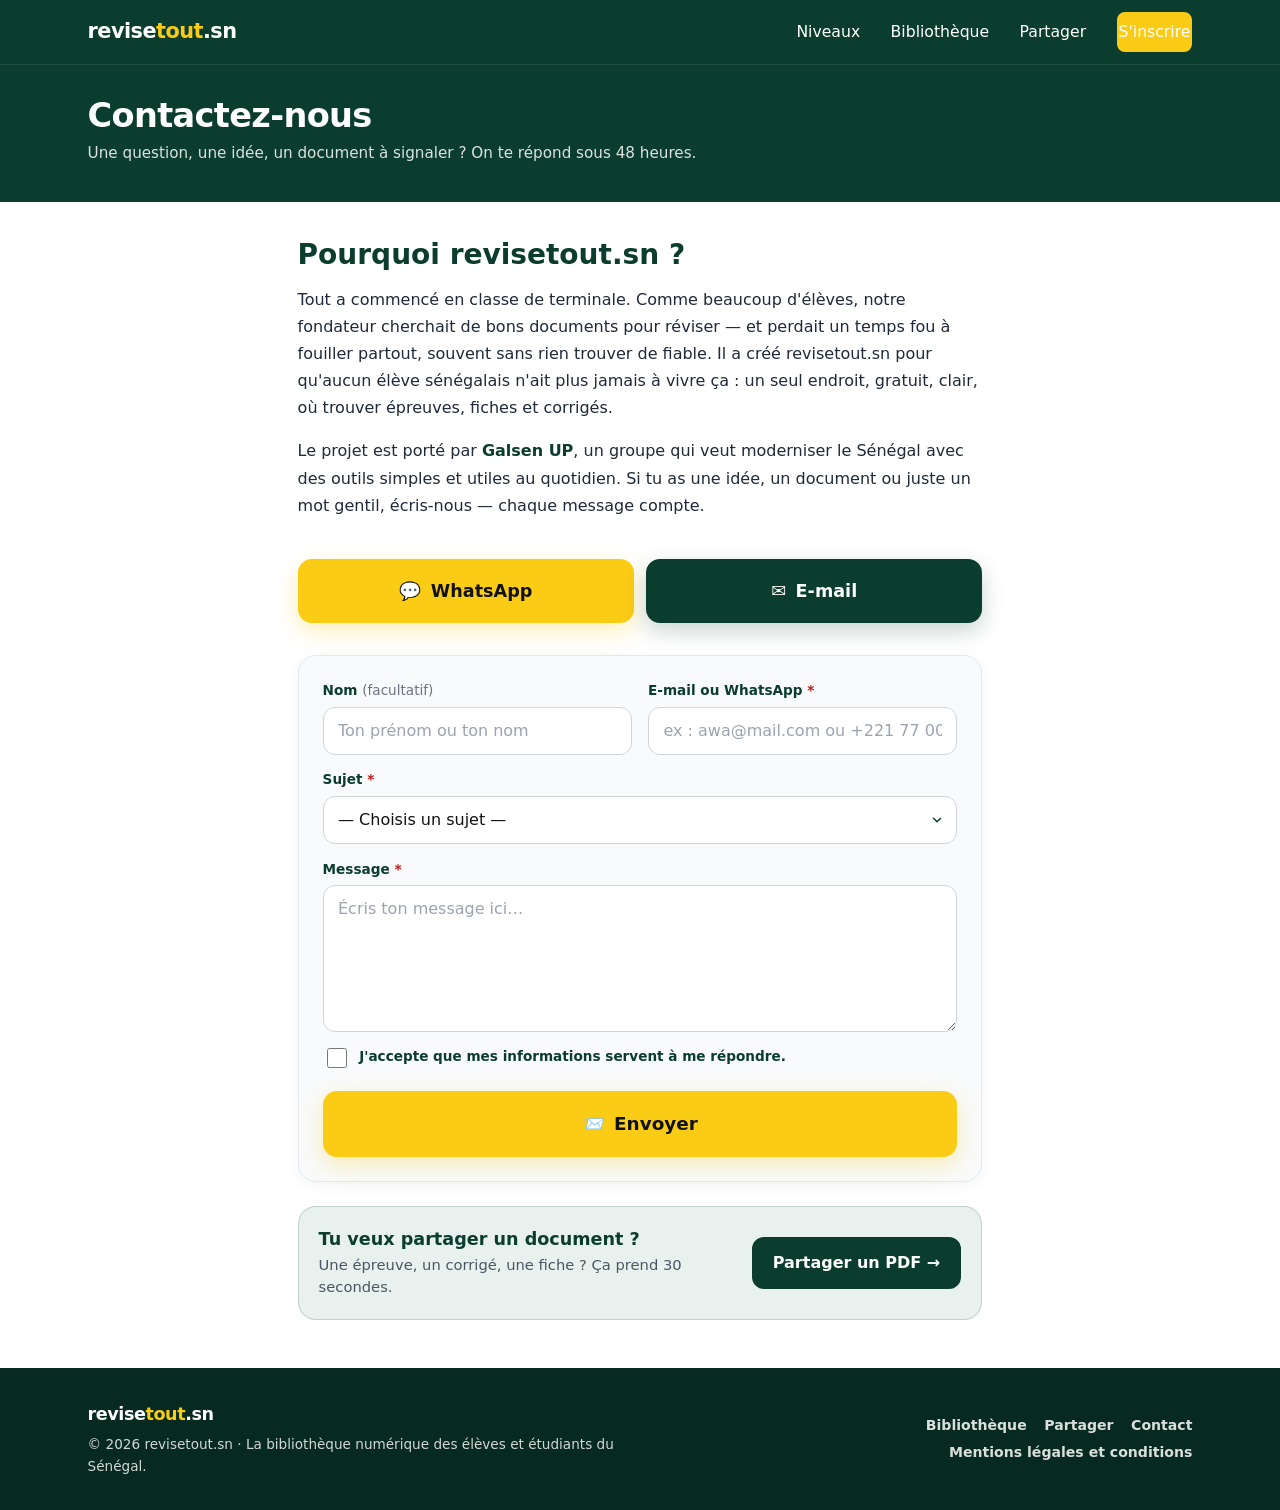
<file: Revisetout.sn/contact.html>
<!DOCTYPE html>
<html lang="fr">
<head>
  <meta charset="UTF-8">
  <meta name="viewport" content="width=device-width, initial-scale=1">
  <title>Contactez-nous – revisetout.sn</title>
  <meta name="description" content="Une question, un signalement, un partenariat ? Contacte revisetout.sn par WhatsApp, e-mail ou via le formulaire. Réponse sous 48 heures.">
  <link rel="stylesheet" href="style.css">
</head>
<body>

  <header class="site-header">
    <div class="container header-inner">
      <a href="index.html" class="logo">revise<span>tout</span>.sn</a>
      <button class="menu-btn" id="menuBtn" aria-label="Ouvrir le menu" aria-expanded="false">☰</button>
      <nav class="nav" id="nav">
        <a href="index.html#niveaux">Niveaux</a>
        <a href="bibliotheque.html">Bibliothèque</a>
        <a href="partager.html">Partager</a>
        <a href="index.html#contact" class="btn btn-yellow btn-small">S'inscrire</a>
      </nav>
    </div>
  </header>

  <main>

    <!-- ============ HERO ============ -->
    <section class="simple-hero">
      <div class="container">
        <h1>Contactez-nous</h1>
        <p class="simple-hero-sub">Une question, une idée, un document à signaler ? On te répond sous 48 heures.</p>
      </div>
    </section>

    <!-- ============ POURQUOI ============ -->
    <section class="contact-intro">
      <div class="container contact-inner">
        <h2>Pourquoi revisetout.sn ?</h2>
        <p>
          Tout a commencé en classe de terminale. Comme beaucoup d'élèves,
          notre fondateur cherchait de bons documents pour réviser — et
          perdait un temps fou à fouiller partout, souvent sans rien trouver
          de fiable. Il a créé revisetout.sn pour qu'aucun élève sénégalais
          n'ait plus jamais à vivre ça : un seul endroit, gratuit, clair,
          où trouver épreuves, fiches et corrigés.
        </p>
        <p>
          Le projet est porté par <strong>Galsen UP</strong>, un groupe qui
          veut moderniser le Sénégal avec des outils simples et utiles au
          quotidien. Si tu as une idée, un document ou juste un mot gentil,
          écris-nous — chaque message compte.
        </p>
      </div>
    </section>

    <!-- ============ BOUTONS DIRECTS ============ -->
    <section class="contact-actions">
      <div class="container contact-actions-inner">
        <a class="contact-btn contact-btn-wa"
           href="https://wa.me/221766589598"
           target="_blank" rel="noopener">
          <span aria-hidden="true">💬</span>
          <span>WhatsApp</span>
        </a>
        <a class="contact-btn contact-btn-mail"
           href="mailto:boubscapital@gmail.com">
          <span aria-hidden="true">✉️</span>
          <span>E-mail</span>
        </a>
      </div>
    </section>

    <!-- ============ FORMULAIRE ============ -->
    <section class="contact-form-section">
      <div class="container contact-form-wrap">

        <!-- ÉCRAN DE SUCCÈS -->
        <div class="contact-success" id="contactSuccess" hidden>
          <div class="contact-success-check" aria-hidden="true">
            <svg viewBox="0 0 24 24" fill="none" stroke="currentColor"
                 stroke-width="3" stroke-linecap="round" stroke-linejoin="round">
              <path d="M4 12.5 10 18 20 6"/>
            </svg>
          </div>
          <h2>Message reçu. Merci !</h2>
          <p>
            On te répond en général <strong>sous 48 heures</strong>. Si c'est
            urgent, WhatsApp reste le plus rapide.
          </p>
          <a href="https://wa.me/221766589598" class="contact-btn contact-btn-wa contact-btn-inline"
             target="_blank" rel="noopener">
            <span aria-hidden="true">💬</span><span>Ouvrir WhatsApp</span>
          </a>
        </div>

        <!-- FORMULAIRE -->
        <form id="contactForm" class="contact-form"
              name="contact" method="POST"
              action="URL_A_REMPLACER"
              data-netlify="true" netlify-honeypot="bot-field" novalidate>
          <!-- ↑ Remplace "URL_A_REMPLACER" par l'adresse de ton service d'envoi
               (Formspree, Netlify Forms, Getform, etc.).
               Si tu utilises Netlify Forms, laisse action="#" — Netlify gère. -->

          <input type="hidden" name="form-name" value="contact">
          <input type="hidden" name="_redirect" value="contact.html?envoye=1">

          <p class="contact-honeypot" aria-hidden="true">
            <label>Ne pas remplir : <input name="bot-field" tabindex="-1" autocomplete="off"></label>
          </p>

          <div class="contact-grid">

            <div class="contact-field">
              <label for="c-nom">Nom <span class="opt">(facultatif)</span></label>
              <input id="c-nom" name="nom" type="text" autocomplete="name"
                     placeholder="Ton prénom ou ton nom">
            </div>

            <div class="contact-field">
              <label for="c-contact">E-mail ou WhatsApp <span class="req">*</span></label>
              <input id="c-contact" name="contact" type="text" required
                     autocomplete="email"
                     placeholder="ex : awa@mail.com ou +221 77 000 00 00">
            </div>

            <div class="contact-field contact-field-full">
              <label for="c-sujet">Sujet <span class="req">*</span></label>
              <select id="c-sujet" name="sujet" required>
                <option value="">— Choisis un sujet —</option>
                <option value="Signaler un document">Signaler un document</option>
                <option value="Partenariat">Partenariat</option>
                <option value="Suggestion">Suggestion</option>
                <option value="Autre">Autre</option>
              </select>
            </div>

            <!-- Champs conditionnels pour signalement -->
            <div class="contact-field contact-field-full" id="signalDocField" hidden>
              <label for="c-doc">Lien ou titre du document concerné</label>
              <input id="c-doc" name="document" type="text"
                     placeholder="ex : Maths BFEM 2023, ou lien de la page">
            </div>

            <div class="contact-field contact-field-full" id="signalRaisonField" hidden>
              <label for="c-raison">Raison du signalement</label>
              <textarea id="c-raison" name="raison" rows="3"
                        placeholder="Explique brièvement ce qui ne va pas."></textarea>
            </div>

            <div class="contact-field contact-field-full">
              <label for="c-message">Message <span class="req">*</span></label>
              <textarea id="c-message" name="message" rows="5" required
                        placeholder="Écris ton message ici…"></textarea>
            </div>

            <div class="contact-field contact-field-full">
              <label class="contact-check">
                <input type="checkbox" name="consentement" value="oui" required>
                <span>J'accepte que mes informations servent à me répondre.</span>
              </label>
            </div>

          </div>

          <button type="submit" class="contact-submit">
            <span aria-hidden="true">📨</span>
            <span>Envoyer</span>
          </button>
        </form>

        <!-- CARTE "Partager un document" -->
        <aside class="contact-share-card">
          <div class="contact-share-text">
            <h3>Tu veux partager un document ?</h3>
            <p>Une épreuve, un corrigé, une fiche ? Ça prend 30 secondes.</p>
          </div>
          <a href="partager.html" class="contact-share-btn">
            Partager un PDF →
          </a>
        </aside>

      </div>
    </section>

  </main>

  <!-- ============ FOOTER ============ -->
  <footer class="site-footer">
    <div class="container footer-inner">
      <div class="footer-brand">
        <a href="index.html" class="logo">revise<span>tout</span>.sn</a>
        <p>© 2026 revisetout.sn · La bibliothèque numérique des élèves et étudiants du Sénégal.</p>
      </div>
      <nav class="footer-links" aria-label="Liens du pied de page">
        <a href="bibliotheque.html">Bibliothèque</a>
        <a href="partager.html">Partager</a>
        <a href="contact.html">Contact</a>
        <a href="mentions-legales.html">Mentions légales et conditions</a>
      </nav>
    </div>
  </footer>

  <script>
    /* ============ Menu burger ============ */
    (function () {
      var btn = document.getElementById('menuBtn');
      var nav = document.getElementById('nav');
      if (!btn || !nav) return;
      btn.addEventListener('click', function () {
        var open = nav.classList.toggle('open');
        btn.setAttribute('aria-expanded', open ? 'true' : 'false');
      });
      nav.querySelectorAll('a').forEach(function (a) {
        a.addEventListener('click', function () {
          nav.classList.remove('open');
          btn.setAttribute('aria-expanded', 'false');
        });
      });
    })();

    /* ============ Page Contact ============ */
    (function () {
      'use strict';

      var form       = document.getElementById('contactForm');
      var successBox = document.getElementById('contactSuccess');
      var sujet      = document.getElementById('c-sujet');
      var docField   = document.getElementById('signalDocField');
      var raisonFld  = document.getElementById('signalRaisonField');

      /* Champs conditionnels pour "Signaler un document" */
      if (sujet) {
        sujet.addEventListener('change', function () {
          var isSignal = sujet.value === 'Signaler un document';
          docField.hidden  = !isSignal;
          raisonFld.hidden = !isSignal;
          if (isSignal) {
            var first = docField.querySelector('input, textarea');
            if (first) first.focus();
          }
        });
      }

      /* Validation simple côté client */
      form.addEventListener('submit', function (e) {
        var required = [
          { el: document.getElementById('c-contact'), msg: "Indique un e-mail ou un WhatsApp." },
          { el: sujet,                                  msg: "Choisis un sujet." },
          { el: document.getElementById('c-message'),   msg: "Écris ton message." }
        ];
        var check = form.querySelector('input[name="consentement"]');

        for (var i = 0; i < required.length; i++) {
          if (!required[i].el.value.trim()) {
            e.preventDefault();
            required[i].el.focus();
            alert(required[i].msg);
            return;
          }
        }
        if (check && !check.checked) {
          e.preventDefault();
          check.focus();
          alert("Merci de cocher la case de consentement.");
        }
        // En local, on simule le succès
        if (location.protocol === 'file:') {
          e.preventDefault();
          showSuccess();
        }
      });

      function showSuccess() {
        if (form) form.hidden = true;
        if (successBox) {
          successBox.hidden = false;
          window.scrollTo({ top: successBox.offsetTop - 40, behavior: 'smooth' });
        }
      }

      /* ?envoye=1 dans l'URL → afficher le message de remerciement */
      try {
        var p = new URLSearchParams(window.location.search);
        if (p.get('envoye') === '1') showSuccess();
      } catch (err) { /* ignore */ }
    })();
  </script>
</body>
</html>
</file>
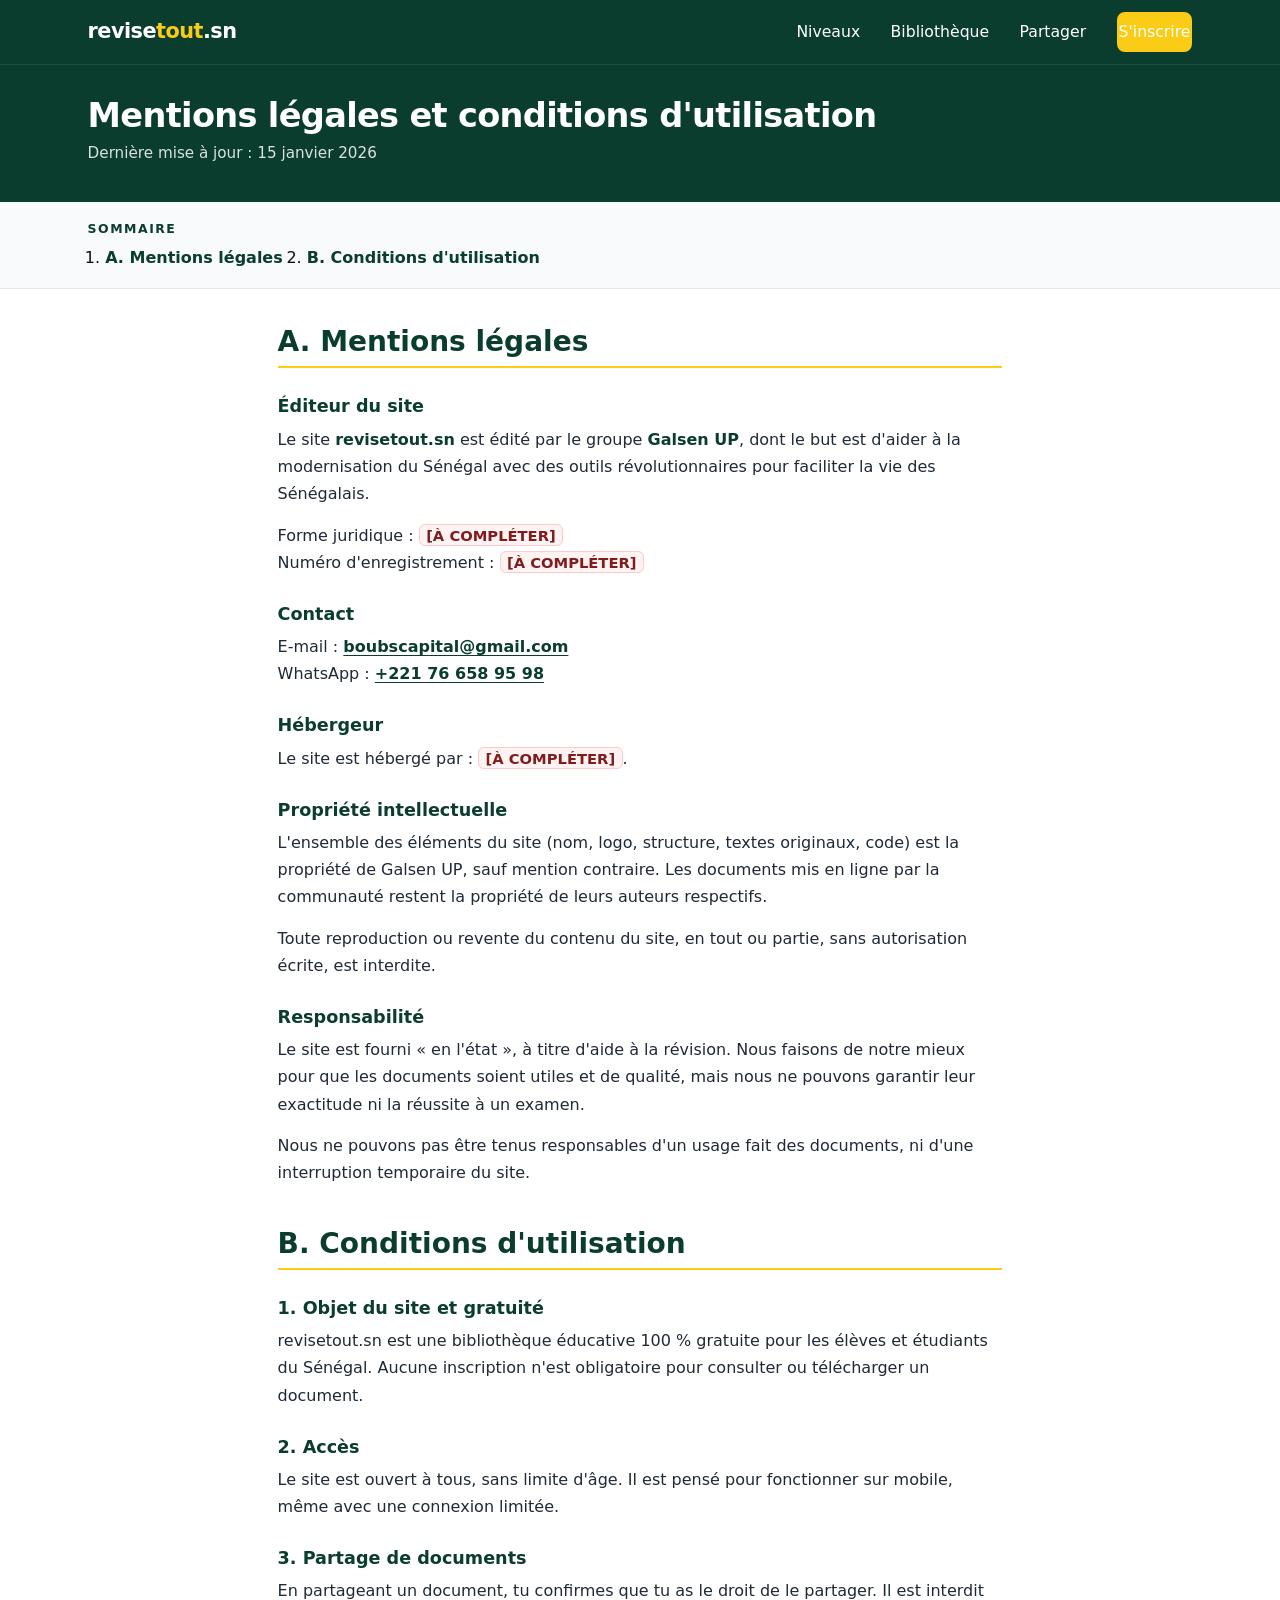
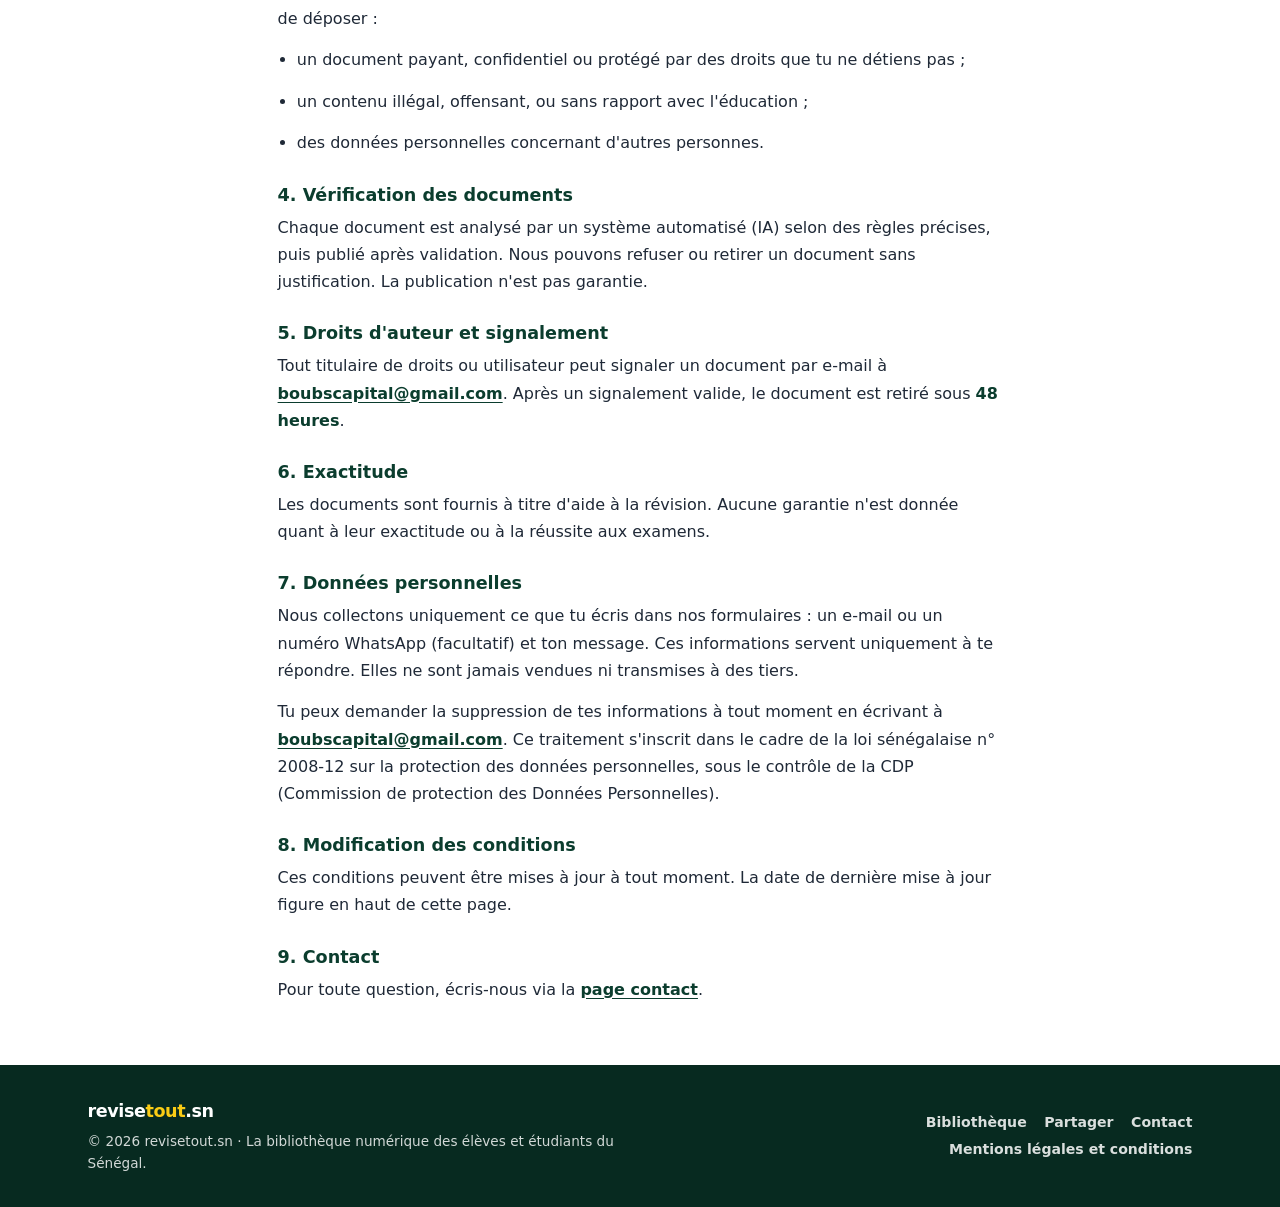
<file: Revisetout.sn/mentions-legales.html>
<!DOCTYPE html>
<html lang="fr">
<head>
  <meta charset="UTF-8">
  <meta name="viewport" content="width=device-width, initial-scale=1">
  <title>Mentions légales et conditions d'utilisation – revisetout.sn</title>
  <meta name="description" content="Mentions légales, conditions d'utilisation et informations sur les données personnelles de revisetout.sn, bibliothèque éducative gratuite pour le Sénégal.">
  <link rel="stylesheet" href="style.css">
</head>
<body>

  <header class="site-header">
    <div class="container header-inner">
      <a href="index.html" class="logo">revise<span>tout</span>.sn</a>
      <button class="menu-btn" id="menuBtn" aria-label="Ouvrir le menu" aria-expanded="false">☰</button>
      <nav class="nav" id="nav">
        <a href="index.html#niveaux">Niveaux</a>
        <a href="bibliotheque.html">Bibliothèque</a>
        <a href="partager.html">Partager</a>
        <a href="index.html#contact" class="btn btn-yellow btn-small">S'inscrire</a>
      </nav>
    </div>
  </header>

  <main>

    <!-- ============ HERO ============ -->
    <section class="simple-hero">
      <div class="container">
        <h1>Mentions légales et conditions d'utilisation</h1>
        <p class="simple-hero-sub">Dernière mise à jour : <time datetime="2026-01-15">15 janvier 2026</time></p>
      </div>
    </section>

    <!-- ============ SOMMAIRE ============ -->
    <nav class="legal-toc" aria-label="Sommaire">
      <div class="container">
        <p class="legal-toc-title">Sommaire</p>
        <ol>
          <li><a href="#mentions">A. Mentions légales</a></li>
          <li><a href="#cgu">B. Conditions d'utilisation</a></li>
        </ol>
      </div>
    </nav>

    <!-- ============ CONTENU ============ -->
    <article class="legal-page">
      <div class="container legal-inner">

        <!-- ================= PARTIE A ================= -->
        <section id="mentions">
          <h2>A. Mentions légales</h2>

          <h3>Éditeur du site</h3>
          <p>
            Le site <strong>revisetout.sn</strong> est édité par le groupe
            <strong>Galsen UP</strong>, dont le but est d'aider à la
            modernisation du Sénégal avec des outils révolutionnaires pour
            faciliter la vie des Sénégalais.
          </p>
          <p>
            Forme juridique : <em>[À COMPLÉTER]</em><br>
            Numéro d'enregistrement : <em>[À COMPLÉTER]</em>
          </p>

          <h3>Contact</h3>
          <p>
            E-mail : <a href="mailto:boubscapital@gmail.com">boubscapital@gmail.com</a><br>
            WhatsApp : <a href="https://wa.me/221766589598" rel="noopener">+221 76 658 95 98</a>
          </p>

          <h3>Hébergeur</h3>
          <p>
            Le site est hébergé par : <em>[À COMPLÉTER]</em>.
          </p>

          <h3>Propriété intellectuelle</h3>
          <p>
            L'ensemble des éléments du site (nom, logo, structure, textes
            originaux, code) est la propriété de Galsen UP, sauf mention
            contraire. Les documents mis en ligne par la communauté restent
            la propriété de leurs auteurs respectifs.
          </p>
          <p>
            Toute reproduction ou revente du contenu du site, en tout ou
            partie, sans autorisation écrite, est interdite.
          </p>

          <h3>Responsabilité</h3>
          <p>
            Le site est fourni « en l'état », à titre d'aide à la révision.
            Nous faisons de notre mieux pour que les documents soient utiles
            et de qualité, mais nous ne pouvons garantir leur exactitude ni
            la réussite à un examen.
          </p>
          <p>
            Nous ne pouvons pas être tenus responsables d'un usage fait des
            documents, ni d'une interruption temporaire du site.
          </p>
        </section>

        <!-- ================= PARTIE B ================= -->
        <section id="cgu">
          <h2>B. Conditions d'utilisation</h2>

          <h3>1. Objet du site et gratuité</h3>
          <p>
            revisetout.sn est une bibliothèque éducative 100 % gratuite pour
            les élèves et étudiants du Sénégal. Aucune inscription n'est
            obligatoire pour consulter ou télécharger un document.
          </p>

          <h3>2. Accès</h3>
          <p>
            Le site est ouvert à tous, sans limite d'âge. Il est pensé pour
            fonctionner sur mobile, même avec une connexion limitée.
          </p>

          <h3>3. Partage de documents</h3>
          <p>
            En partageant un document, tu confirmes que tu as le droit de le
            partager. Il est interdit de déposer :
          </p>
          <ul>
            <li>un document payant, confidentiel ou protégé par des droits que tu ne détiens pas ;</li>
            <li>un contenu illégal, offensant, ou sans rapport avec l'éducation ;</li>
            <li>des données personnelles concernant d'autres personnes.</li>
          </ul>

          <h3>4. Vérification des documents</h3>
          <p>
            Chaque document est analysé par un système automatisé (IA) selon
            des règles précises, puis publié après validation. Nous pouvons
            refuser ou retirer un document sans justification. La publication
            n'est pas garantie.
          </p>

          <h3>5. Droits d'auteur et signalement</h3>
          <p>
            Tout titulaire de droits ou utilisateur peut signaler un document
            par e-mail à <a href="mailto:boubscapital@gmail.com">boubscapital@gmail.com</a>.
            Après un signalement valide, le document est retiré sous
            <strong>48 heures</strong>.
          </p>

          <h3>6. Exactitude</h3>
          <p>
            Les documents sont fournis à titre d'aide à la révision. Aucune
            garantie n'est donnée quant à leur exactitude ou à la réussite
            aux examens.
          </p>

          <h3>7. Données personnelles</h3>
          <p>
            Nous collectons uniquement ce que tu écris dans nos formulaires :
            un e-mail ou un numéro WhatsApp (facultatif) et ton message. Ces
            informations servent uniquement à te répondre. Elles ne sont
            jamais vendues ni transmises à des tiers.
          </p>
          <p>
            Tu peux demander la suppression de tes informations à tout moment
            en écrivant à <a href="mailto:boubscapital@gmail.com">boubscapital@gmail.com</a>.
            Ce traitement s'inscrit dans le cadre de la loi sénégalaise
            n° 2008-12 sur la protection des données personnelles, sous le
            contrôle de la CDP (Commission de protection des Données
            Personnelles).
          </p>

          <h3>8. Modification des conditions</h3>
          <p>
            Ces conditions peuvent être mises à jour à tout moment. La date de
            dernière mise à jour figure en haut de cette page.
          </p>

          <h3>9. Contact</h3>
          <p>
            Pour toute question, écris-nous via la
            <a href="contact.html">page contact</a>.
          </p>
        </section>

      </div>
    </article>

  </main>

  <!-- ============ FOOTER ============ -->
  <footer class="site-footer">
    <div class="container footer-inner">
      <div class="footer-brand">
        <a href="index.html" class="logo">revise<span>tout</span>.sn</a>
        <p>© 2026 revisetout.sn · La bibliothèque numérique des élèves et étudiants du Sénégal.</p>
      </div>
      <nav class="footer-links" aria-label="Liens du pied de page">
        <a href="bibliotheque.html">Bibliothèque</a>
        <a href="partager.html">Partager</a>
        <a href="contact.html">Contact</a>
        <a href="mentions-legales.html">Mentions légales et conditions</a>
      </nav>
    </div>
  </footer>

  <script>
    (function () {
      var btn = document.getElementById('menuBtn');
      var nav = document.getElementById('nav');
      if (!btn || !nav) return;
      btn.addEventListener('click', function () {
        var open = nav.classList.toggle('open');
        btn.setAttribute('aria-expanded', open ? 'true' : 'false');
      });
      nav.querySelectorAll('a').forEach(function (a) {
        a.addEventListener('click', function () {
          nav.classList.remove('open');
          btn.setAttribute('aria-expanded', 'false');
        });
      });
    })();
  </script>
</body>
</html>
</file>
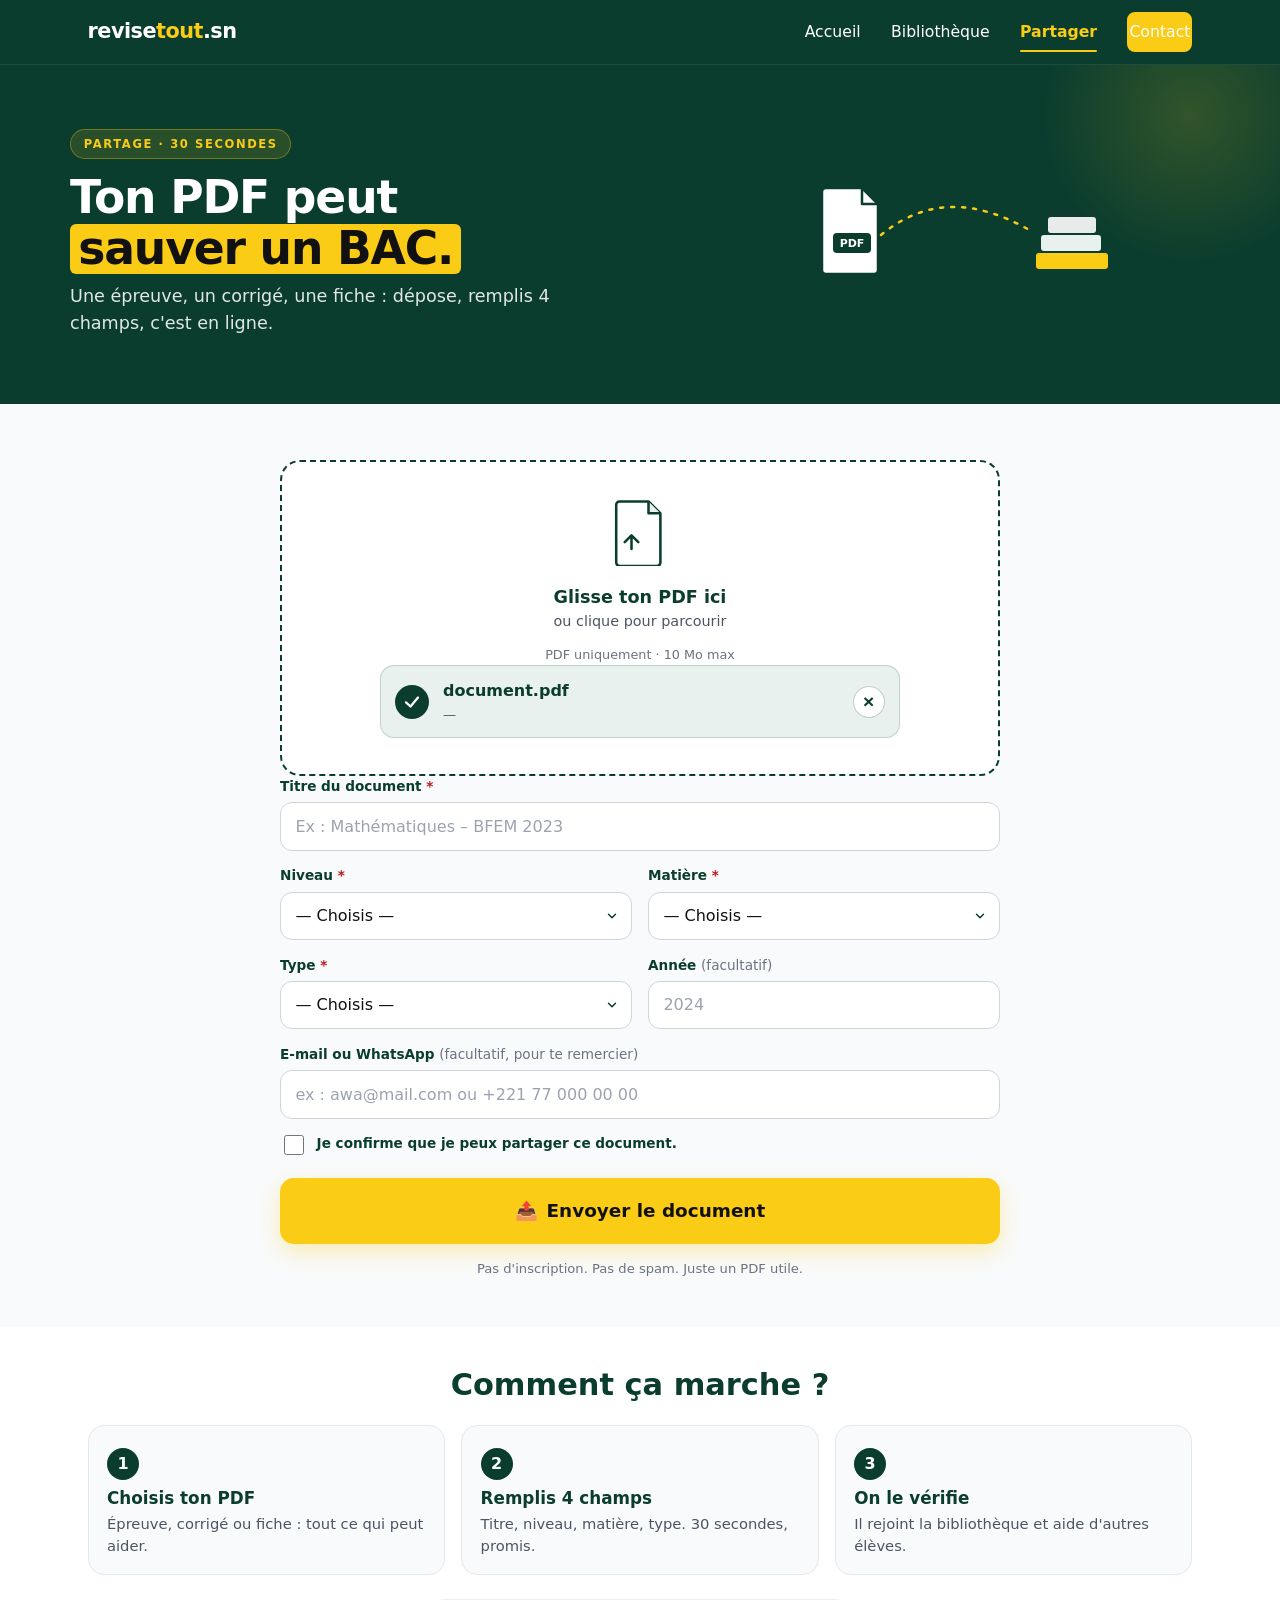
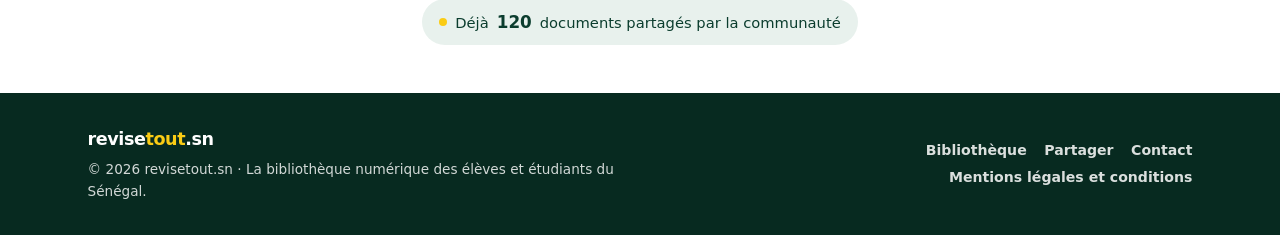
<file: Revisetout.sn/Partager.html>
<!DOCTYPE html>
<html lang="fr">
<head>
  <meta charset="UTF-8">
  <meta name="viewport" content="width=device-width, initial-scale=1">
  <title>Partager un document – revisetout.sn</title>
  <meta name="description" content="Partage ton PDF (épreuve, corrigé, fiche) en moins de 30 secondes et aide les élèves du Sénégal. CFEE, BFEM, BAC et Université.">
  <link rel="stylesheet" href="style.css">
</head>
<body>

  <header class="site-header">
    <div class="container header-inner">
      <a href="index.html" class="logo">revise<span>tout</span>.sn</a>
      <button class="menu-btn" id="menuBtn" aria-label="Ouvrir le menu" aria-expanded="false">☰</button>
      <nav class="nav" id="nav">
        <a href="index.html">Accueil</a>
        <a href="bibliotheque.html">Bibliothèque</a>
        <a href="partager.html" class="active" aria-current="page">Partager</a>
        <a href="contact.html" class="btn btn-yellow btn-small">Contact</a>
      </nav>
    </div>
  </header>

  <main>

    <!-- ============ HERO ============ -->
    <section class="share-hero">
      <div class="container share-hero-inner">

        <div class="share-hero-text">
          <span class="share-hero-tag">Partage · 30 secondes</span>
          <h1>Ton PDF peut<br><span class="mark">sauver un BAC.</span></h1>
          <p>Une épreuve, un corrigé, une fiche : dépose, remplis 4 champs, c'est en ligne.</p>
        </div>

        <!-- Petit décor animé : un PDF qui rejoint la pile de livres -->
        <div class="share-hero-visual" aria-hidden="true">
          <svg class="share-visual-svg" viewBox="0 0 320 120">
            <path class="trail"
                  d="M85 62 Q 150 8 235 58"
                  fill="none" stroke="#FACC15" stroke-width="2.5"
                  stroke-linecap="round" stroke-dasharray="3 8"/>

            <g class="pdf-float">
              <path d="M30 15 h36 l16 16 v66 a4 4 0 0 1 -4 4 H30 a4 4 0 0 1 -4 -4 V19 a4 4 0 0 1 4 -4z"
                    fill="#fff"/>
              <path d="M66 15 v16 h16" fill="none"
                    stroke="#0B3D2E" stroke-width="2.5" stroke-linejoin="round"/>
              <rect x="37" y="60" width="38" height="20" rx="4" fill="#0B3D2E"/>
              <text x="56" y="74" text-anchor="middle"
                    font-family="system-ui,-apple-system,sans-serif"
                    font-size="11" font-weight="800" fill="#fff">PDF</text>
              <path d="M30 15 h36 l16 16 v66 a4 4 0 0 1 -4 4 H30 a4 4 0 0 1 -4 -4 V19 a4 4 0 0 1 4 -4z"
                    fill="none" stroke="#0B3D2E" stroke-width="2.5"/>
            </g>

            <g class="books">
              <rect x="240" y="80" width="72" height="16" rx="3" fill="#FACC15"/>
              <rect x="245" y="62" width="60" height="16" rx="3" fill="#E8F1ED"/>
              <rect x="252" y="44" width="48" height="16" rx="3" fill="#fff" opacity=".9"/>
            </g>
          </svg>
        </div>

      </div>
    </section>

    <!-- ============ ZONE DE DÉPÔT + FORMULAIRE ============ -->
    <section class="share-section" id="partage">
      <div class="container">

        <!-- ---------- ÉCRAN DE SUCCÈS ---------- -->
        <div class="share-success" id="shareSuccess" hidden>
          <div class="confetti-layer" id="confetti" aria-hidden="true"></div>
          <div class="share-success-inner">
            <div class="share-success-check" aria-hidden="true">
              <svg viewBox="0 0 24 24" fill="none" stroke="currentColor"
                   stroke-width="3" stroke-linecap="round" stroke-linejoin="round">
                <path d="M4 12.5 10 18 20 6"/>
              </svg>
            </div>
            <h2>Merci beaucoup !</h2>
            <p>Ton document part en relecture. Dès qu'il est validé, il rejoint la bibliothèque — et il aidera d'autres élèves comme toi.</p>
            <div class="share-success-actions">
              <button type="button" class="btn-share-primary" id="againBtn">
                Partager un autre document
              </button>
              <a href="bibliotheque.html" class="btn-share-ghost">Voir la bibliothèque →</a>
            </div>
          </div>
        </div>

        <!-- ---------- FORMULAIRE ---------- -->
        <form id="shareForm" class="share-form"
              name="partage" method="POST" enctype="multipart/form-data"
              data-netlify="true" netlify-honeypot="bot-field" novalidate>

          <input type="hidden" name="form-name" value="partage">
          <input type="hidden" name="_redirect" value="partager.html?envoye=1">

          <!-- Honeypot anti-spam (caché) -->
          <p class="share-honeypot" aria-hidden="true">
            <label>Ne pas remplir : <input name="bot-field" tabindex="-1" autocomplete="off"></label>
          </p>

          <!-- ---------- 1. DROPZONE ---------- -->
          <label class="dropzone" id="dropzone" for="f-fichier">
            <input id="f-fichier" name="fichier" type="file"
                   accept="application/pdf,.pdf" required class="sr-only">

            <div class="dropzone-inner" id="dropPrompt">
              <span class="dropzone-icon" aria-hidden="true">
                <svg viewBox="0 0 64 80">
                  <path d="M8 4h34l14 14v58a4 4 0 0 1-4 4H8a4 4 0 0 1-4-4V8a4 4 0 0 1 4-4z"
                        fill="#fff" stroke="#0B3D2E" stroke-width="3" stroke-linejoin="round"/>
                  <path d="M42 4v14h14" fill="#E8F1ED"
                        stroke="#0B3D2E" stroke-width="3" stroke-linejoin="round"/>
                  <path d="M22 44v16M14 52l8-8 8 8" fill="none"
                        stroke="#0B3D2E" stroke-width="3"
                        stroke-linecap="round" stroke-linejoin="round"/>
                </svg>
              </span>
              <p class="dropzone-text">
                Glisse ton PDF ici<br>
                <span class="dropzone-alt">ou clique pour parcourir</span>
              </p>
              <p class="dropzone-hint">PDF uniquement · 10 Mo max</p>
            </div>

            <div class="dropzone-preview" id="dropPreview" hidden>
              <span class="drop-check" aria-hidden="true">
                <svg viewBox="0 0 24 24" fill="none" stroke="currentColor"
                     stroke-width="3" stroke-linecap="round" stroke-linejoin="round">
                  <path d="M4 12.5 10 18 20 6"/>
                </svg>
              </span>
              <div class="drop-file">
                <p class="drop-file-name" id="dropFileName">document.pdf</p>
                <p class="drop-file-size" id="dropFileSize">—</p>
              </div>
              <button type="button" class="drop-remove" id="dropRemove"
                      aria-label="Retirer le fichier">×</button>
            </div>
          </label>
          <p class="dropzone-error" id="dropError" role="alert" hidden></p>

          <!-- ---------- 2. CHAMPS ---------- -->
          <div class="share-form-grid">

            <div class="share-field share-field-full">
              <label for="s-titre">Titre du document <span class="req">*</span></label>
              <input id="s-titre" name="titre" type="text" required
                     placeholder="Ex : Mathématiques – BFEM 2023"
                     autocomplete="off">
            </div>

            <div class="share-field">
              <label for="s-niveau">Niveau <span class="req">*</span></label>
              <select id="s-niveau" name="niveau" required>
                <option value="">— Choisis —</option>
                <option>CFEE</option>
                <option>BFEM</option>
                <option>BAC</option>
                <option>Université</option>
              </select>
            </div>

            <div class="share-field">
              <label for="s-matiere">Matière <span class="req">*</span></label>
              <select id="s-matiere" name="matiere" required>
                <option value="">— Choisis —</option>
                <option>Mathématiques</option>
                <option>Français</option>
                <option>Anglais</option>
                <option>SVT</option>
                <option>Physique-Chimie</option>
                <option>Histoire-Géographie</option>
                <option>Philosophie</option>
                <option>Autre</option>
              </select>
            </div>

            <div class="share-field">
              <label for="s-type">Type <span class="req">*</span></label>
              <select id="s-type" name="type" required>
                <option value="">— Choisis —</option>
                <option>Épreuve</option>
                <option>Corrigé</option>
                <option>Fiche de cours</option>
                <option>Exercices</option>
              </select>
            </div>

            <div class="share-field">
              <label for="s-annee">Année <span class="opt">(facultatif)</span></label>
              <input id="s-annee" name="annee" type="number" inputmode="numeric"
                     min="1990" max="2030" placeholder="2024">
            </div>

            <div class="share-field share-field-full">
              <label for="s-contact">
                E-mail ou WhatsApp <span class="opt">(facultatif, pour te remercier)</span>
              </label>
              <input id="s-contact" name="contact" type="text"
                     placeholder="ex : awa@mail.com ou +221 77 000 00 00"
                     autocomplete="off">
            </div>

            <div class="share-field share-field-full">
              <label class="share-check">
                <input type="checkbox" name="confirmation" value="oui" required>
                <span>Je confirme que je peux partager ce document.</span>
              </label>
            </div>

          </div>

          <button type="submit" class="btn-share-submit" id="shareSubmit">
            <span aria-hidden="true">📤</span>
            <span>Envoyer le document</span>
          </button>

          <p class="share-note">Pas d'inscription. Pas de spam. Juste un PDF utile.</p>
        </form>

      </div>
    </section>

    <!-- ============ COMMENT ÇA MARCHE ============ -->
    <section class="share-steps">
      <div class="container">
        <h2 class="steps-title">Comment ça marche ?</h2>
        <div class="steps-grid">
          <div class="step-card">
            <span class="step-num">1</span>
            <h3>Choisis ton PDF</h3>
            <p>Épreuve, corrigé ou fiche : tout ce qui peut aider.</p>
          </div>
          <div class="step-card">
            <span class="step-num">2</span>
            <h3>Remplis 4 champs</h3>
            <p>Titre, niveau, matière, type. 30 secondes, promis.</p>
          </div>
          <div class="step-card">
            <span class="step-num">3</span>
            <h3>On le vérifie</h3>
            <p>Il rejoint la bibliothèque et aide d'autres élèves.</p>
          </div>
        </div>
        <p class="steps-counter">
          <span class="counter-dot" aria-hidden="true"></span>
          Déjà <strong id="shareCount">120</strong> documents partagés par la communauté
        </p>
      </div>
    </section>

  </main>

  <!-- ============ FOOTER ============ -->
  <footer class="site-footer">
    <div class="container footer-inner">
      <div class="footer-brand">
        <a href="index.html" class="logo">revise<span>tout</span>.sn</a>
        <p>© 2026 revisetout.sn · La bibliothèque numérique des élèves et étudiants du Sénégal.</p>
      </div>
      <nav class="footer-links" aria-label="Liens du pied de page">
        <a href="bibliotheque.html">Bibliothèque</a>
        <a href="partager.html">Partager</a>
        <a href="contact.html">Contact</a>
        <a href="mentions-legales.html">Mentions légales et conditions</a>
      </nav>
    </div>
  </footer>

  <script>
  /* ============ Menu burger ============ */
  (function () {
    var btn = document.getElementById('menuBtn');
    var nav = document.getElementById('nav');
    if (!btn || !nav) return;
    btn.addEventListener('click', function () {
      var open = nav.classList.toggle('open');
      btn.setAttribute('aria-expanded', open ? 'true' : 'false');
    });
    nav.querySelectorAll('a').forEach(function (a) {
      a.addEventListener('click', function () {
        nav.classList.remove('open');
        btn.setAttribute('aria-expanded', 'false');
      });
    });
  })();

  /* ============ Page Partager ============ */
  (function () {
    'use strict';

    var MAX_SIZE = 10 * 1024 * 1024;          // 10 Mo
    var form        = document.getElementById('shareForm');
    var fileInput   = document.getElementById('f-fichier');
    var dropzone    = document.getElementById('dropzone');
    var dropPrompt  = document.getElementById('dropPrompt');
    var dropPreview = document.getElementById('dropPreview');
    var dropName    = document.getElementById('dropFileName');
    var dropSize    = document.getElementById('dropFileSize');
    var dropRemove  = document.getElementById('dropRemove');
    var dropError   = document.getElementById('dropError');
    var successBox  = document.getElementById('shareSuccess');
    var againBtn    = document.getElementById('againBtn');

    /* ---------- Utilitaires ---------- */
    function humanSize(bytes) {
      if (bytes < 1024) return bytes + ' o';
      if (bytes < 1024 * 1024) return (bytes / 1024).toFixed(1).replace('.', ',') + ' Ko';
      return (bytes / (1024 * 1024)).toFixed(1).replace('.', ',') + ' Mo';
    }
    function isPdf(file) {
      if (!file) return false;
      if (file.type === 'application/pdf') return true;
      return /\.pdf$/i.test(file.name);
    }
    function showError(msg) {
      dropError.textContent = msg;
      dropError.hidden = false;
    }
    function clearError() {
      dropError.textContent = '';
      dropError.hidden = true;
    }

    /* ---------- Affichage du fichier choisi ---------- */
    function displayFile(file) {
      dropName.textContent = file.name;
      dropSize.textContent = humanSize(file.size) + ' · Prêt à envoyer';
      dropPrompt.hidden = true;
      dropPreview.hidden = false;
      dropzone.classList.add('has-file');
      clearError();
    }

    function resetDropzone() {
      fileInput.value = '';
      dropPreview.hidden = true;
      dropPrompt.hidden = false;
      dropzone.classList.remove('has-file', 'is-dragover');
      clearError();
    }

    /* ---------- Validation du fichier ---------- */
    function handleFile(file) {
      clearError();
      if (!file) return;
      if (!isPdf(file)) {
        showError("Seuls les fichiers PDF sont acceptés.");
        fileInput.value = '';
        resetDropzone();
        return;
      }
      if (file.size > MAX_SIZE) {
        showError("Ce PDF dépasse 10 Mo. Compresse-le ou découpe-le en plusieurs parties.");
        fileInput.value = '';
        resetDropzone();
        return;
      }
      displayFile(file);
    }

    fileInput.addEventListener('change', function () {
      handleFile(fileInput.files && fileInput.files[0]);
    });

    dropRemove.addEventListener('click', function (e) {
      e.preventDefault();
      e.stopPropagation();
      resetDropzone();
    });

    /* ---------- Drag & drop ---------- */
    ['dragenter', 'dragover'].forEach(function (ev) {
      dropzone.addEventListener(ev, function (e) {
        e.preventDefault();
        e.stopPropagation();
        dropzone.classList.add('is-dragover');
        if (!dropPreview.hidden) return;
        var t = dropzone.querySelector('.dropzone-text');
        if (t) t.innerHTML = "Lâche ton PDF ici !";
      });
    });

    ['dragleave', 'dragend', 'drop'].forEach(function (ev) {
      dropzone.addEventListener(ev, function (e) {
        e.preventDefault();
        e.stopPropagation();
        dropzone.classList.remove('is-dragover');
        var t = dropzone.querySelector('.dropzone-text');
        if (t && !dropzone.classList.contains('has-file')) {
          t.innerHTML = "Glisse ton PDF ici<br><span class=\"dropzone-alt\">ou clique pour parcourir</span>";
        }
      });
    });

    dropzone.addEventListener('drop', function (e) {
      var dt = e.dataTransfer;
      if (!dt || !dt.files || !dt.files.length) return;
      try {
        var list = new DataTransfer();
        list.items.add(dt.files[0]);
        fileInput.files = list.files;
      } catch (err) { /* anciens navigateurs */ }
      handleFile(dt.files[0]);
    });

    /* ---------- Validation du formulaire ---------- */
    function validateForm() {
      clearError();
      if (!fileInput.files || !fileInput.files.length) {
        showError("Ajoute d'abord ton PDF dans la zone ci-dessus.");
        dropzone.scrollIntoView({ behavior: 'smooth', block: 'center' });
        return false;
      }
      var required = [
        { el: document.getElementById('s-titre'),   msg: "Indique le titre du document." },
        { el: document.getElementById('s-niveau'),  msg: "Choisis un niveau." },
        { el: document.getElementById('s-matiere'), msg: "Choisis une matière." },
        { el: document.getElementById('s-type'),    msg: "Choisis un type." }
      ];
      for (var i = 0; i < required.length; i++) {
        var f = required[i];
        if (!f.el.value.trim()) {
          showError(f.msg);
          f.el.focus();
          return false;
        }
      }
      var check = form.querySelector('input[name="confirmation"]');
      if (check && !check.checked) {
        showError("Merci de cocher la case de confirmation.");
        check.focus();
        return false;
      }
      return true;
    }

    form.addEventListener('submit', function (e) {
      if (!validateForm()) {
        e.preventDefault();
        return;
      }
      // Test local : on simule le succès
      if (location.protocol === 'file:') {
        e.preventDefault();
        showSuccess();
      }
      // Sinon : Netlify traite le POST et redirige vers ?envoye=1
    });

    /* ---------- Succès + confettis ---------- */
    function launchConfetti() {
      var layer = document.getElementById('confetti');
      if (!layer) return;
      layer.innerHTML = '';
      var colors = ['#FACC15', '#0B3D2E', '#E8F1ED', '#ffe14d', '#0f5540'];
      var prefersReduced = window.matchMedia &&
                           window.matchMedia('(prefers-reduced-motion: reduce)').matches;
      if (prefersReduced) return;

      for (var i = 0; i < 42; i++) {
        var el = document.createElement('span');
        el.className = 'confetti-piece';
        el.style.left = (Math.random() * 100) + '%';
        el.style.backgroundColor = colors[i % colors.length];
        el.style.animationDelay = (Math.random() * 0.7) + 's';
        el.style.animationDuration = (1.9 + Math.random() * 1.7) + 's';
        el.style.width = (6 + Math.random() * 6) + 'px';
        el.style.height = (10 + Math.random() * 8) + 'px';
        el.style.setProperty('--rot', (Math.random() * 720 - 360) + 'deg');
        layer.appendChild(el);
      }
      setTimeout(function () { layer.innerHTML = ''; }, 4200);
    }

    function showSuccess() {
      if (form) form.hidden = true;
      successBox.hidden = false;
      window.scrollTo({ top: successBox.offsetTop - 40, behavior: 'smooth' });
      launchConfetti();
    }

    function showForm() {
      successBox.hidden = true;
      form.hidden = false;
      resetDropzone();
      form.reset();
      var first = document.getElementById('s-titre');
      if (first) first.focus();
    }

    if (againBtn) againBtn.addEventListener('click', showForm);

    /* ---------- Lecture de ?envoye=1 ---------- */
    try {
      var params = new URLSearchParams(window.location.search);
      if (params.get('envoye') === '1') {
        showSuccess();
      }
    } catch (err) { /* ignore */ }

    /* ---------- Compteur ---------- */
    var counter = document.getElementById('shareCount');
    if (counter) {
      var base = 120;                      // ← change cette valeur quand tu veux
      counter.textContent = base.toLocaleString('fr-FR');
    }

  })();
  </script>
</body>
</html>
</file>
<file: Revisetout.sn/style.css>
/* =========================================================
   REVISETOUT.SN — FEUILLE DE STYLE COMPLÈTE
   Palette : vert #0B3D2E · blanc · jaune #FACC15 · texte noir
   Mobile-first · CSS pur · zéro dépendance externe
   Sommaire :
     1.  Base / Reset
     2.  Utilitaires
     3.  Header (partagé)
     4.  Boutons génériques
     5.  Footer (2 variantes compatibles)
     6.  Accueil — hero, sections, cartes, ressources, CTA
     7.  Bibliothèque — hero, filtres, cartes PDF
     8.  Partager — hero, dropzone, formulaire, succès, étapes
     9.  Contact — intro, boutons, formulaire, succès
     10. Mentions légales
     11. Responsive global + mouvement réduit
   ========================================================= */


/* =========================================================
   1. BASE / RESET
   ========================================================= */
*, *::before, *::after { box-sizing: border-box; }

html {
  -webkit-text-size-adjust: 100%;
  scroll-behavior: smooth;
}

body {
  margin: 0;
  font-family: system-ui, -apple-system, "Segoe UI", Roboto,
               "Helvetica Neue", Arial, sans-serif;
  font-size: 16px;
  line-height: 1.6;
  color: #111;
  background: #fff;
}

img { max-width: 100%; height: auto; display: block; }
a { color: inherit; }
h1, h2, h3 { line-height: 1.2; }
time { font-style: normal; }


/* =========================================================
   2. UTILITAIRES
   ========================================================= */
.container {
  width: 100%;
  max-width: 1140px;
  margin: 0 auto;
  padding: 0 1.1rem;
}

.sr-only {
  position: absolute;
  width: 1px; height: 1px;
  padding: 0; margin: -1px;
  overflow: hidden;
  clip: rect(0 0 0 0);
  white-space: nowrap;
  border: 0;
}

.req { color: #b91c1c; }
.opt { font-weight: 500; color: #6b7280; }

/* Étiquette jaune (utilisée sur les cartes de niveau et les success) */
.mark {
  display: inline-block;
  padding: 0 .18em;
  background: #FACC15;
  color: #111;
  border-radius: 6px;
}


/* =========================================================
   3. HEADER (partagé)
   ========================================================= */
.site-header {
  position: sticky;
  top: 0;
  z-index: 50;
  background: #0B3D2E;
  color: #fff;
  border-bottom: 1px solid rgba(255, 255, 255, .08);
}

.header-inner {
  display: flex;
  align-items: center;
  justify-content: space-between;
  gap: 1.25rem;
  min-height: 64px;
}

.logo {
  display: inline-flex;
  align-items: baseline;
  font-size: 1.3rem;
  font-weight: 800;
  letter-spacing: -.025em;
  color: #fff;
  text-decoration: none;
}
.logo span { color: #FACC15; }

/* Burger mobile */
.menu-btn {
  display: inline-flex;
  align-items: center;
  justify-content: center;
  width: 42px;
  height: 42px;
  font-size: 1.35rem;
  color: #fff;
  background: rgba(255, 255, 255, .06);
  border: 1px solid rgba(255, 255, 255, .18);
  border-radius: 10px;
  cursor: pointer;
  transition: background-color .15s ease;
}
.menu-btn:hover { background: rgba(255, 255, 255, .13); }
.menu-btn:focus-visible { outline: 3px solid #FACC15; outline-offset: 2px; }

/* Nav mobile : panneau déroulant */
.nav {
  position: absolute;
  top: 100%;
  left: 0;
  right: 0;
  display: none;
  flex-direction: column;
  gap: .25rem;
  padding: .75rem 1.1rem 1.25rem;
  background: #0B3D2E;
  border-top: 1px solid rgba(255, 255, 255, .15);
  box-shadow: 0 12px 24px rgba(0, 0, 0, .25);
}
.nav.open { display: flex; }

.nav a {
  padding: .7rem .25rem;
  color: #fff;
  font-weight: 600;
  text-decoration: none;
  border-radius: 8px;
  transition: color .15s ease;
}
.nav a:hover { color: #FACC15; }
.nav a:focus-visible { outline: 3px solid #FACC15; outline-offset: 2px; }


/* =========================================================
   4. BOUTONS GÉNÉRIQUES
   ========================================================= */
.btn {
  display: inline-flex;
  align-items: center;
  justify-content: center;
  gap: .4rem;
  min-height: 48px;
  padding: .65rem 1.15rem;
  font: inherit;
  font-weight: 700;
  text-decoration: none;
  border: 2px solid transparent;
  border-radius: 12px;
  cursor: pointer;
  transition: background-color .15s ease, color .15s ease, transform .15s ease;
}
.btn-yellow {
  background: #FACC15;
  border-color: #FACC15;
  color: #111;
}
.btn-yellow:hover { background: #ffe14d; border-color: #ffe14d; }
.btn-small { min-height: 40px; padding: .45rem .9rem; font-size: .9rem; }

.btn:focus-visible { outline: 3px solid #0B3D2E; outline-offset: 3px; }
.site-header .btn:focus-visible { outline-color: #fff; }


/* =========================================================
   5. FOOTER (les 2 variantes cohabitent)
   ========================================================= */
.site-footer {
  padding: 2rem 0;
  background: #072a20;
  color: rgba(255, 255, 255, .82);
}

.footer-inner {
  display: flex;
  flex-direction: column;
  align-items: center;
  gap: .7rem;
  text-align: center;
}
.footer-inner p { margin: 0; font-size: .85rem; }
.site-footer .logo { font-size: 1.1rem; }

/* Variante v2 (brand + 4 liens) */
.footer-brand {
  display: flex;
  flex-direction: column;
  gap: .35rem;
}
.footer-brand p { margin: 0; }

.footer-links {
  display: flex;
  flex-wrap: wrap;
  justify-content: center;
  gap: .3rem 1.1rem;
}
.footer-links a {
  color: rgba(255, 255, 255, .85);
  font-size: .88rem;
  font-weight: 600;
  text-decoration: none;
  border-radius: 6px;
  transition: color .15s ease;
}
.footer-links a:hover { color: #FACC15; }
.footer-links a:focus-visible { outline: 3px solid #FACC15; outline-offset: 2px; }


/* =========================================================
   6. ACCUEIL (index.html)
   ========================================================= */

/* ---------- 6.1 Hero ---------- */
.hero {
  background: #0B3D2E;
  color: #fff;
  overflow: hidden;
}

.hero-inner {
  display: grid;
  grid-template-columns: 1fr;
  gap: 1.25rem;
  padding-top: 1.5rem;
  padding-bottom: 0;
  text-align: center;
}

.hero-title {
  margin: 0 0 .55rem;
  font-size: clamp(1.9rem, 6vw, 3.25rem);
  line-height: 1.08;
  letter-spacing: -.02em;
  color: #fff;
}

.hero-text {
  margin: 0 0 1.1rem;
  font-size: clamp(1rem, 3.2vw, 1.15rem);
  line-height: 1.45;
  color: rgba(255, 255, 255, .9);
}

/* Bouton principal */
.btn-hero {
  display: inline-flex;
  align-items: center;
  justify-content: center;
  gap: .6rem;
  min-height: 56px;
  padding: .95rem 1.9rem;
  background: #FACC15;
  color: #111;
  font-size: 1.2rem;
  font-weight: 800;
  line-height: 1.2;
  text-decoration: none;
  border-radius: 14px;
  transition: transform .15s ease, background-color .15s ease;
  animation: heroPulse 2.6s ease-in-out infinite;
  will-change: box-shadow;
}
.btn-hero:hover,
.btn-hero:focus-visible { background: #ffe14d; transform: translateY(-2px); }
.btn-hero:active { transform: translateY(0); }
.btn-hero:focus-visible { outline: 3px solid #fff; outline-offset: 3px; }

@keyframes heroPulse {
  0%, 100% { box-shadow: 0 0 0 0 rgba(250, 204, 21, .55); }
  50%      { box-shadow: 0 0 0 14px rgba(250, 204, 21, 0); }
}

/* Recherche secondaire */
.hero-search {
  display: flex;
  flex-wrap: wrap;
  gap: .5rem;
  max-width: 520px;
  margin: .9rem auto 0;
}
.hero-search input {
  flex: 1 1 190px;
  min-width: 0;
  min-height: 48px;
  padding: .7rem .9rem;
  font: inherit;
  font-size: 1rem;
  color: #111;
  background: #fff;
  border: 2px solid transparent;
  border-radius: 12px;
  -webkit-appearance: none;
  appearance: none;
}
.hero-search input::placeholder { color: #6b7280; }
.hero-search input:focus-visible { outline: 3px solid #FACC15; outline-offset: 2px; }

.hero-search-btn {
  min-height: 48px;
  padding: .7rem 1.1rem;
  font: inherit;
  font-weight: 700;
  color: #0B3D2E;
  background: #fff;
  border: 2px solid #fff;
  border-radius: 12px;
  cursor: pointer;
  transition: background-color .15s ease, color .15s ease, border-color .15s ease;
}
.hero-search-btn:hover { background: #FACC15; border-color: #FACC15; color: #111; }
.hero-search-btn:focus-visible { outline: 3px solid #FACC15; outline-offset: 2px; }

/* Badges */
.hero-badges {
  display: flex;
  flex-wrap: wrap;
  justify-content: center;
  gap: .4rem;
  margin: .9rem 0 0;
  padding: 0;
  list-style: none;
}
.hero-badges li {
  padding: .28rem .6rem;
  font-size: .78rem;
  font-weight: 600;
  line-height: 1.3;
  color: #0B3D2E;
  background: rgba(255, 255, 255, .92);
  border-radius: 999px;
}

/* Image */
.hero-media {
  display: flex;
  justify-content: center;
  align-items: flex-end;
}
.hero-media img {
  width: auto;
  height: auto;
  max-width: 100%;
  max-height: 260px;
  object-fit: contain;
  object-position: bottom center;
}

/* ---------- 6.2 Sections génériques ---------- */
.section { padding: 3rem 0; }
.section-grey { background: #f5f7f6; }

.section h2 {
  margin: 0 0 .4rem;
  font-size: clamp(1.5rem, 4vw, 2rem);
  color: #0B3D2E;
}
.section-sub {
  margin: 0 0 1.75rem;
  color: #4b5563;
}

/* ---------- 6.3 Cartes niveaux ---------- */
.cards {
  display: grid;
  grid-template-columns: 1fr;
  gap: 1rem;
}
.card {
  display: flex;
  flex-direction: column;
  gap: .5rem;
  padding: 1.25rem;
  background: #fff;
  border: 1px solid #e5e7eb;
  border-radius: 16px;
  text-decoration: none;
  color: inherit;
  transition: transform .15s ease, box-shadow .15s ease, border-color .15s ease;
}
.card:hover {
  transform: translateY(-3px);
  border-color: #0B3D2E;
  box-shadow: 0 10px 24px rgba(11, 61, 46, .1);
}
.card:focus-visible { outline: 3px solid #0B3D2E; outline-offset: 3px; }
.card h3 { margin: 0; font-size: 1.25rem; color: #0B3D2E; }
.card p { margin: 0; font-size: .95rem; color: #4b5563; }

.badge {
  align-self: flex-start;
  padding: .2rem .6rem;
  font-size: .75rem;
  font-weight: 700;
  color: #0B3D2E;
  background: #FACC15;
  border-radius: 999px;
}
.card-link { margin-top: auto; font-weight: 700; color: #0B3D2E; }

/* ---------- 6.4 Liste ressources ---------- */
.resources {
  list-style: none;
  margin: 0;
  padding: 0;
  display: grid;
  gap: .75rem;
}
.resource {
  display: flex;
  flex-wrap: wrap;
  align-items: center;
  justify-content: space-between;
  gap: .75rem;
  padding: 1rem 1.15rem;
  background: #fff;
  border: 1px solid #e5e7eb;
  border-radius: 14px;
}
.resource h3 { margin: 0 0 .15rem; font-size: 1.05rem; color: #0B3D2E; }
.resource p { margin: 0; font-size: .88rem; color: #4b5563; }

/* ---------- 6.5 Features ---------- */
.features {
  display: grid;
  grid-template-columns: 1fr;
  gap: 1rem;
}
.feature { padding: 1.4rem; background: #f5f7f6; border-radius: 16px; }
.feature .icon { display: block; margin-bottom: .4rem; font-size: 1.8rem; }
.feature h3 { margin: 0 0 .3rem; font-size: 1.1rem; color: #0B3D2E; }
.feature p { margin: 0; font-size: .95rem; color: #4b5563; }

/* ---------- 6.6 CTA / Newsletter ---------- */
.cta {
  padding: 3rem 0;
  background: #0B3D2E;
  color: #fff;
  text-align: center;
}
.cta h2 {
  margin: 0 0 .5rem;
  font-size: clamp(1.4rem, 4vw, 1.9rem);
  color: #fff;
}
.cta p {
  max-width: 520px;
  margin: 0 auto 1.4rem;
  color: rgba(255, 255, 255, .88);
}
.newsletter {
  display: flex;
  flex-wrap: wrap;
  justify-content: center;
  gap: .5rem;
  max-width: 520px;
  margin: 0 auto;
}
.newsletter input {
  flex: 1 1 220px;
  min-width: 0;
  min-height: 48px;
  padding: .7rem .9rem;
  font: inherit;
  font-size: 1rem;
  color: #111;
  background: #fff;
  border: 2px solid transparent;
  border-radius: 12px;
}
.newsletter input:focus-visible { outline: 3px solid #FACC15; outline-offset: 2px; }


/* =========================================================
   7. BIBLIOTHÈQUE (bibliotheque.html)
   ========================================================= */

/* ---------- 7.1 Hero compact ---------- */
.page-hero {
  position: relative;
  background: #0B3D2E;
  color: #fff;
  padding: 2.25rem 0 2.5rem;
  overflow: hidden;
}
.page-hero::before {
  content: "";
  position: absolute;
  top: -160px; right: -120px;
  width: 420px; height: 420px;
  background: radial-gradient(closest-side,
              rgba(250, 204, 21, .14), transparent 70%);
  pointer-events: none;
}
.page-hero .container { position: relative; z-index: 1; }

.page-hero h1 {
  margin: 0 0 .4rem;
  font-size: clamp(1.65rem, 5vw, 2.25rem);
  font-weight: 800;
  letter-spacing: -.02em;
  color: #fff;
}
.page-hero p {
  margin: 0 0 1.35rem;
  font-size: clamp(.95rem, 2.6vw, 1.05rem);
  color: rgba(255, 255, 255, .85);
}

/* Barre de recherche */
.page-search {
  display: flex;
  flex-direction: column;
  gap: .5rem;
  max-width: 700px;
}
.page-search input {
  width: 100%;
  min-height: 54px;
  padding: .85rem 1rem .85rem 2.9rem;
  font: inherit;
  font-size: 1rem;
  color: #111;
  background-color: #fff;
  background-image: url("data:image/svg+xml;utf8,<svg xmlns='http://www.w3.org/2000/svg' viewBox='0 0 24 24' fill='none' stroke='%236b7280' stroke-width='2' stroke-linecap='round' stroke-linejoin='round'><circle cx='11' cy='11' r='7'/><path d='m21 21-4.3-4.3'/></svg>");
  background-repeat: no-repeat;
  background-position: 1rem center;
  background-size: 18px 18px;
  border: 2px solid transparent;
  border-radius: 14px;
  box-shadow: 0 6px 18px rgba(0, 0, 0, .12);
  -webkit-appearance: none;
  appearance: none;
}
.page-search input::placeholder { color: #6b7280; }
.page-search input:focus-visible {
  outline: 3px solid #FACC15;
  outline-offset: 2px;
}

.page-search button {
  min-height: 54px;
  padding: .85rem 1.5rem;
  font: inherit;
  font-size: 1rem;
  font-weight: 800;
  color: #fff;
  background: #0B3D2E;
  border: 2px solid #0B3D2E;
  border-radius: 14px;
  cursor: pointer;
  transition: background-color .15s ease, transform .15s ease;
}
.page-search button:hover { background: #0f5540; border-color: #0f5540; }
.page-search button:active { transform: translateY(1px); }
.page-search button:focus-visible { outline: 3px solid #fff; outline-offset: 2px; }

/* ---------- 7.2 Zone filtres + résultats ---------- */
.library {
  padding: 1.75rem 0 3rem;
  background: #f9fafb;
}

.filters-toggle {
  display: inline-flex;
  align-items: center;
  gap: .4rem;
  margin-bottom: .75rem;
  padding: .65rem 1.1rem;
  font: inherit;
  font-weight: 700;
  color: #0B3D2E;
  background: #fff;
  border: 1px solid #d1d5db;
  border-radius: 12px;
  cursor: pointer;
}
.filters-toggle:hover { background: #f3f4f6; }
.filters-toggle:focus-visible { outline: 3px solid #0B3D2E; outline-offset: 2px; }

.filters {
  display: none;
  padding: 1.1rem;
  background: #fff;
  border: 1px solid #e5e7eb;
  border-radius: 16px;
  box-shadow: 0 1px 3px rgba(0, 0, 0, .05);
}
.filters.open { display: block; }

.filters-grid {
  display: grid;
  grid-template-columns: 1fr 1fr;
  gap: .85rem 1rem;
  align-items: end;
}

.filter-field {
  display: flex;
  flex-direction: column;
  gap: .3rem;
  min-width: 0;
}
.filter-field label {
  font-size: .78rem;
  font-weight: 700;
  color: #0B3D2E;
  text-transform: uppercase;
  letter-spacing: .04em;
}
.filter-field select {
  width: 100%;
  min-height: 44px;
  padding: .5rem 2rem .5rem .75rem;
  font: inherit;
  font-size: .95rem;
  color: #111;
  background-color: #fff;
  background-image: url("data:image/svg+xml;utf8,<svg xmlns='http://www.w3.org/2000/svg' viewBox='0 0 24 24' fill='none' stroke='%230B3D2E' stroke-width='2.5' stroke-linecap='round' stroke-linejoin='round'><path d='m6 9 6 6 6-6'/></svg>");
  background-repeat: no-repeat;
  background-position: right .75rem center;
  background-size: 14px 14px;
  border: 1px solid #d1d5db;
  border-radius: 10px;
  cursor: pointer;
  -webkit-appearance: none;
  appearance: none;
  transition: border-color .15s ease, box-shadow .15s ease;
}
.filter-field select:hover { border-color: #0B3D2E; }
.filter-field select:focus-visible {
  outline: none;
  border-color: #0B3D2E;
  box-shadow: 0 0 0 3px rgba(11, 61, 46, .18);
}

.filters-reset {
  grid-column: 1 / -1;
  justify-self: start;
  min-height: 44px;
  padding: .55rem 1.1rem;
  font: inherit;
  font-size: .92rem;
  font-weight: 700;
  color: #111;
  background: #f3f4f6;
  border: 1px solid #e5e7eb;
  border-radius: 10px;
  cursor: pointer;
  transition: background-color .15s ease;
}
.filters-reset:hover { background: #e5e7eb; }
.filters-reset:focus-visible { outline: 3px solid #0B3D2E; outline-offset: 2px; }

/* Compteur de résultats */
.results-head {
  display: flex;
  align-items: center;
  justify-content: space-between;
  margin: 1.75rem 0 .9rem;
}
.results-count {
  margin: 0;
  font-size: .95rem;
  font-weight: 700;
  color: #0B3D2E;
}
.results-count::before {
  content: "";
  display: inline-block;
  width: 6px; height: 6px;
  margin-right: .5rem;
  background: #FACC15;
  border-radius: 50%;
  vertical-align: middle;
  transform: translateY(-1px);
}

/* Grille de cartes */
.results-grid {
  display: grid;
  grid-template-columns: 1fr;
  gap: 1rem;
  padding-bottom: 1rem;
}

/* Carte résultat */
.result-card {
  position: relative;
  display: flex;
  flex-direction: column;
  gap: .55rem;
  padding: 1rem;
  background: #fff;
  border: 1px solid #e5e7eb;
  border-radius: 18px;
  transition: transform .18s ease, border-color .18s ease, box-shadow .18s ease;
}
.result-card::before {
  content: "";
  position: absolute;
  top: 0; left: 0; right: 0;
  height: 3px;
  background: linear-gradient(90deg, #0B3D2E 0%, #0f5540 100%);
  border-top-left-radius: 18px;
  border-top-right-radius: 18px;
  opacity: 0;
  transition: opacity .18s ease;
}
.result-card:hover {
  transform: translateY(-4px);
  border-color: #0B3D2E;
  box-shadow: 0 14px 28px rgba(11, 61, 46, .12);
}
.result-card:hover::before { opacity: 1; }
.result-card[hidden] { display: none; }

/* Vignette avec icône PDF dessinée */
.result-thumb {
  display: flex;
  align-items: center;
  justify-content: center;
  height: 132px;
  background-color: #E8F1ED;
  background-image: url("data:image/svg+xml;utf8,<svg xmlns='http://www.w3.org/2000/svg' viewBox='0 0 64 80'><path d='M8 4h34l14 14v58a4 4 0 0 1-4 4H8a4 4 0 0 1-4-4V8a4 4 0 0 1 4-4z' fill='white' stroke='%230B3D2E' stroke-width='3' stroke-linejoin='round'/><path d='M42 4v14h14' fill='%23E8F1ED' stroke='%230B3D2E' stroke-width='3' stroke-linejoin='round'/><rect x='13' y='42' width='38' height='20' rx='4' fill='%230B3D2E'/><text x='32' y='57' text-anchor='middle' font-family='system-ui,-apple-system,sans-serif' font-size='12' font-weight='800' fill='white' letter-spacing='0.6'>PDF</text></svg>");
  background-repeat: no-repeat;
  background-position: center;
  background-size: 72px 90px;
  border-radius: 12px;
  font-size: 0; /* neutralise l'emoji 📄 s'il reste dans le HTML */
}

/* Badge niveau : pastille verte (scopée, ne touche pas .badge global) */
.result-card .badge {
  align-self: flex-start;
  padding: .22rem .6rem;
  font-size: .72rem;
  font-weight: 800;
  letter-spacing: .04em;
  text-transform: uppercase;
  color: #0B3D2E;
  background: #E8F1ED;
  border: 1px solid rgba(11, 61, 46, .22);
  border-radius: 999px;
}

.result-title {
  margin: 0;
  font-size: 1.02rem;
  font-weight: 700;
  line-height: 1.3;
  color: #111;
}
.result-meta {
  margin: 0;
  font-size: .82rem;
  color: #4b5563;
}

/* Bouton Télécharger : vert plein */
.result-dl {
  display: inline-flex;
  align-items: center;
  justify-content: center;
  width: 100%;
  min-height: 46px;
  margin-top: auto;
  padding: .65rem 1rem;
  font-weight: 800;
  font-size: .95rem;
  color: #fff;
  background: #0B3D2E;
  border: 2px solid #0B3D2E;
  border-radius: 12px;
  text-decoration: none;
  transition: background-color .15s ease, transform .15s ease, box-shadow .15s ease;
}
.result-dl::before {
  content: "";
  display: inline-block;
  width: 14px; height: 14px;
  margin-right: .45rem;
  background-image: url("data:image/svg+xml;utf8,<svg xmlns='http://www.w3.org/2000/svg' viewBox='0 0 24 24' fill='none' stroke='white' stroke-width='2.5' stroke-linecap='round' stroke-linejoin='round'><path d='M12 3v12'/><path d='m7 10 5 5 5-5'/><path d='M5 21h14'/></svg>");
  background-repeat: no-repeat;
  background-position: center;
  background-size: contain;
}
.result-dl:hover {
  background: #0f5540;
  border-color: #0f5540;
  transform: translateY(-1px);
  box-shadow: 0 8px 18px rgba(11, 61, 46, .25);
}
.result-dl:focus-visible {
  outline: 3px solid #FACC15;
  outline-offset: 3px;
}

/* Aucun résultat */
.no-results {
  grid-column: 1 / -1;
  padding: 2.5rem 1rem;
  text-align: center;
  background: #fff;
  border: 1px dashed #d1d5db;
  border-radius: 16px;
}
.no-results[hidden] { display: none; }
.no-results p { margin: 0 0 1rem; color: #4b5563; }
.no-results button {
  min-height: 44px;
  padding: .55rem 1.15rem;
  font: inherit;
  font-weight: 700;
  color: #0B3D2E;
  background: #E8F1ED;
  border: 1px solid rgba(11, 61, 46, .25);
  border-radius: 12px;
  cursor: pointer;
  transition: background-color .15s ease;
}
.no-results button:hover { background: #d5e6de; }
.no-results button:focus-visible { outline: 3px solid #0B3D2E; outline-offset: 2px; }


/* =========================================================
   8. PARTAGER (partager.html)
   ========================================================= */

/* ---------- 8.1 Hero ---------- */
.share-hero {
  position: relative;
  background: #0B3D2E;
  color: #fff;
  padding: 2.5rem 0 2.75rem;
  overflow: hidden;
}
.share-hero::before {
  content: "";
  position: absolute;
  top: -160px; right: -120px;
  width: 420px; height: 420px;
  background: radial-gradient(closest-side,
              rgba(250, 204, 21, .16), transparent 70%);
  pointer-events: none;
}
.share-hero-inner {
  position: relative;
  z-index: 1;
  display: grid;
  grid-template-columns: 1fr;
  gap: 1.5rem;
  align-items: center;
  text-align: center;
}
.share-hero-tag {
  display: inline-block;
  margin-bottom: .9rem;
  padding: .3rem .8rem;
  font-size: .72rem;
  font-weight: 800;
  letter-spacing: .14em;
  text-transform: uppercase;
  color: #FACC15;
  background: rgba(250, 204, 21, .12);
  border: 1px solid rgba(250, 204, 21, .35);
  border-radius: 999px;
}
.share-hero h1 {
  margin: 0 0 .6rem;
  font-size: clamp(1.85rem, 6vw, 2.85rem);
  font-weight: 800;
  line-height: 1.1;
  letter-spacing: -.025em;
  color: #fff;
}
.share-hero p {
  margin: 0 auto;
  max-width: 520px;
  font-size: clamp(.98rem, 2.7vw, 1.1rem);
  line-height: 1.5;
  color: rgba(255, 255, 255, .88);
}
.share-hero-visual { display: flex; justify-content: center; }
.share-visual-svg {
  width: 100%;
  max-width: 320px;
  height: auto;
  overflow: visible;
}

.pdf-float {
  transform-origin: 55px 60px;
  animation: pdfFloat 3.4s ease-in-out infinite;
}
@keyframes pdfFloat {
  0%, 100% { transform: translateY(0) rotate(-2deg); }
  50%      { transform: translateY(-6px) rotate(2deg); }
}
.books { animation: booksBob 3.4s ease-in-out infinite; }
@keyframes booksBob {
  0%, 100% { transform: translateY(0); }
  50%      { transform: translateY(-2px); }
}
.trail { animation: trailShift 2.4s linear infinite; }
@keyframes trailShift { to { stroke-dashoffset: -22; } }

/* ---------- 8.2 Section globale ---------- */
.share-section {
  padding: 2rem 0 3rem;
  background: #f9fafb;
}

/* ---------- 8.3 Dropzone ---------- */
.dropzone {
  position: relative;
  display: block;
  max-width: 720px;
  margin: 0 auto;
  padding: 2.25rem 1.25rem;
  background: #fff;
  border: 2px dashed #0B3D2E;
  border-radius: 20px;
  cursor: pointer;
  text-align: center;
  transition: background-color .18s ease, border-color .18s ease,
              transform .18s ease, box-shadow .18s ease;
}
.dropzone:hover {
  background: #f3faf7;
  box-shadow: 0 10px 26px rgba(11, 61, 46, .08);
}
.dropzone:focus-within { outline: 3px solid #0B3D2E; outline-offset: 3px; }

.dropzone.is-dragover {
  background: #FACC15;
  border-color: #0B3D2E;
  transform: scale(1.01);
}
.dropzone.is-dragover .dropzone-text { color: #111; }
.dropzone.is-dragover .dropzone-alt { color: #111; opacity: .8; }
.dropzone.is-dragover .dropzone-hint { color: #111; opacity: .8; }

.dropzone-inner {
  display: flex;
  flex-direction: column;
  align-items: center;
  gap: .5rem;
}
.dropzone-icon svg {
  width: 56px;
  height: 68px;
  transition: transform .2s ease;
}
.dropzone:hover .dropzone-icon svg { transform: translateY(-2px); }

.dropzone-text {
  margin: .25rem 0 0;
  font-size: 1.1rem;
  font-weight: 800;
  color: #0B3D2E;
  line-height: 1.35;
}
.dropzone-alt {
  display: block;
  margin-top: .15rem;
  font-size: .9rem;
  font-weight: 500;
  color: #4b5563;
}
.dropzone-hint {
  margin: .35rem 0 0;
  font-size: .8rem;
  color: #6b7280;
}

/* Aperçu du fichier choisi */
.dropzone-preview {
  display: flex;
  align-items: center;
  gap: .85rem;
  text-align: left;
  max-width: 520px;
  margin: 0 auto;
  padding: .75rem .9rem;
  background: #E8F1ED;
  border: 1px solid rgba(11, 61, 46, .18);
  border-radius: 14px;
  animation: pop .25s ease;
}
@keyframes pop {
  from { transform: scale(.96); opacity: 0; }
  to   { transform: scale(1);   opacity: 1; }
}
.drop-check {
  flex: 0 0 auto;
  display: inline-flex;
  align-items: center;
  justify-content: center;
  width: 34px; height: 34px;
  color: #fff;
  background: #0B3D2E;
  border-radius: 50%;
}
.drop-check svg { width: 18px; height: 18px; }
.drop-file { flex: 1 1 auto; min-width: 0; }
.drop-file-name {
  margin: 0;
  font-weight: 700;
  color: #0B3D2E;
  white-space: nowrap;
  overflow: hidden;
  text-overflow: ellipsis;
}
.drop-file-size { margin: 0; font-size: .82rem; color: #4b5563; }
.drop-remove {
  flex: 0 0 auto;
  width: 32px; height: 32px;
  font-size: 1.2rem;
  font-weight: 700;
  color: #0B3D2E;
  background: #fff;
  border: 1px solid rgba(11, 61, 46, .25);
  border-radius: 50%;
  cursor: pointer;
  transition: background-color .15s ease;
}
.drop-remove:hover { background: #f3faf7; }
.drop-remove:focus-visible { outline: 3px solid #0B3D2E; outline-offset: 2px; }

.dropzone-error {
  max-width: 720px;
  margin: .75rem auto 0;
  padding: .65rem .9rem;
  font-size: .9rem;
  font-weight: 600;
  color: #7f1d1d;
  background: #fef2f2;
  border: 1px solid #fecaca;
  border-radius: 12px;
  text-align: center;
}
.dropzone-error[hidden] { display: none; }

/* ---------- 8.4 Formulaire partager ---------- */
.share-form {
  max-width: 720px;
  margin: 1.5rem auto 0;
}
.share-honeypot {
  position: absolute;
  left: -9999px;
  width: 1px; height: 1px;
  overflow: hidden;
}
.share-form-grid {
  display: grid;
  grid-template-columns: 1fr 1fr;
  gap: .9rem 1rem;
}
.share-field {
  display: flex;
  flex-direction: column;
  gap: .3rem;
  min-width: 0;
}
.share-field-full { grid-column: 1 / -1; }
.share-field label {
  font-size: .85rem;
  font-weight: 700;
  color: #0B3D2E;
}
.share-field input[type="text"],
.share-field input[type="number"],
.share-field select {
  width: 100%;
  min-height: 48px;
  padding: .65rem .9rem;
  font: inherit;
  font-size: 1rem;
  color: #111;
  background: #fff;
  border: 1px solid #d1d5db;
  border-radius: 12px;
  transition: border-color .15s ease, box-shadow .15s ease;
  -webkit-appearance: none;
  appearance: none;
}
.share-field select {
  padding-right: 2.2rem;
  background-image: url("data:image/svg+xml;utf8,<svg xmlns='http://www.w3.org/2000/svg' viewBox='0 0 24 24' fill='none' stroke='%230B3D2E' stroke-width='2.5' stroke-linecap='round' stroke-linejoin='round'><path d='m6 9 6 6 6-6'/></svg>");
  background-repeat: no-repeat;
  background-position: right .75rem center;
  background-size: 14px 14px;
  cursor: pointer;
}
.share-field input::placeholder { color: #9ca3af; }
.share-field input:hover,
.share-field select:hover { border-color: #0B3D2E; }
.share-field input:focus-visible,
.share-field select:focus-visible {
  outline: none;
  border-color: #0B3D2E;
  box-shadow: 0 0 0 3px rgba(11, 61, 46, .2);
}
.share-check {
  display: flex;
  align-items: flex-start;
  gap: .6rem;
  font-weight: 600;
  color: #111;
  cursor: pointer;
}
.share-check input {
  flex: 0 0 auto;
  width: 20px; height: 20px;
  margin-top: 2px;
  accent-color: #0B3D2E;
}
.share-check input:focus-visible { outline: 3px solid #0B3D2E; outline-offset: 2px; }

.btn-share-submit {
  display: inline-flex;
  align-items: center;
  justify-content: center;
  gap: .55rem;
  width: 100%;
  min-height: 58px;
  margin-top: 1.25rem;
  padding: 1rem 1.5rem;
  font: inherit;
  font-size: 1.15rem;
  font-weight: 800;
  color: #111;
  background: #FACC15;
  border: 2px solid #FACC15;
  border-radius: 14px;
  cursor: pointer;
  transition: background-color .15s ease, transform .15s ease, box-shadow .15s ease;
  box-shadow: 0 8px 22px rgba(250, 204, 21, .3);
}
.btn-share-submit:hover {
  background: #ffe14d;
  border-color: #ffe14d;
  transform: translateY(-1px);
  box-shadow: 0 12px 26px rgba(250, 204, 21, .4);
}
.btn-share-submit:active { transform: translateY(0); }
.btn-share-submit:focus-visible { outline: 3px solid #0B3D2E; outline-offset: 3px; }

.share-note {
  margin: .9rem 0 0;
  text-align: center;
  font-size: .82rem;
  color: #6b7280;
}

/* ---------- 8.5 Écran de succès ---------- */
.share-success {
  position: relative;
  max-width: 720px;
  margin: 0 auto;
  padding: 2rem 1.25rem;
  background: #fff;
  border: 1px solid #e5e7eb;
  border-radius: 20px;
  overflow: hidden;
  box-shadow: 0 12px 32px rgba(11, 61, 46, .08);
  animation: pop .35s ease;
}
.share-success[hidden] { display: none; }

.share-success-inner { position: relative; z-index: 1; text-align: center; }
.share-success-check {
  display: inline-flex;
  align-items: center;
  justify-content: center;
  width: 64px; height: 64px;
  margin-bottom: .75rem;
  color: #fff;
  background: #0B3D2E;
  border-radius: 50%;
  animation: checkPop .45s cubic-bezier(.2, 1.4, .4, 1) both;
}
.share-success-check svg { width: 32px; height: 32px; }
@keyframes checkPop {
  0%   { transform: scale(0);   opacity: 0; }
  70%  { transform: scale(1.12); }
  100% { transform: scale(1);   opacity: 1; }
}

.share-success h2 {
  margin: 0 0 .5rem;
  font-size: clamp(1.4rem, 4.5vw, 1.85rem);
  color: #0B3D2E;
}
.share-success p {
  margin: 0 auto 1.35rem;
  max-width: 460px;
  color: #4b5563;
  line-height: 1.55;
}

.share-success-actions {
  display: flex;
  flex-direction: column;
  align-items: center;
  gap: .6rem;
}
.btn-share-primary {
  display: inline-flex;
  align-items: center;
  justify-content: center;
  min-height: 48px;
  padding: .75rem 1.25rem;
  font: inherit;
  font-size: 1rem;
  font-weight: 800;
  color: #111;
  background: #FACC15;
  border: 2px solid #FACC15;
  border-radius: 12px;
  cursor: pointer;
  transition: background-color .15s ease, transform .15s ease;
}
.btn-share-primary:hover { background: #ffe14d; border-color: #ffe14d; }
.btn-share-primary:focus-visible { outline: 3px solid #0B3D2E; outline-offset: 3px; }

.btn-share-ghost {
  display: inline-flex;
  align-items: center;
  min-height: 48px;
  padding: .75rem 1rem;
  font-weight: 700;
  color: #0B3D2E;
  text-decoration: none;
  border-radius: 12px;
  transition: background-color .15s ease;
}
.btn-share-ghost:hover { background: #E8F1ED; }
.btn-share-ghost:focus-visible { outline: 3px solid #0B3D2E; outline-offset: 3px; }

/* ---------- 8.6 Confettis ---------- */
.confetti-layer {
  position: absolute;
  inset: 0;
  overflow: hidden;
  pointer-events: none;
}
.confetti-piece {
  position: absolute;
  top: -20px;
  border-radius: 2px;
  opacity: .95;
  animation-name: confettiFall;
  animation-timing-function: linear;
  animation-fill-mode: forwards;
}
@keyframes confettiFall {
  0%   { transform: translateY(0) rotate(0); opacity: 1; }
  100% { transform: translateY(460px) rotate(var(--rot, 360deg)); opacity: 0; }
}

/* ---------- 8.7 Comment ça marche ---------- */
.share-steps {
  padding: 2.5rem 0 3rem;
  background: #fff;
}
.steps-title {
  margin: 0 0 1.35rem;
  font-size: clamp(1.4rem, 4vw, 1.9rem);
  color: #0B3D2E;
  text-align: center;
}
.steps-grid {
  display: grid;
  grid-template-columns: 1fr;
  gap: 1rem;
  margin-bottom: 1.5rem;
}
.step-card {
  position: relative;
  padding: 1.35rem 1.15rem 1.1rem;
  background: #f9fafb;
  border: 1px solid #e5e7eb;
  border-radius: 16px;
  transition: transform .15s ease, border-color .15s ease, box-shadow .15s ease;
}
.step-card:hover {
  transform: translateY(-3px);
  border-color: #0B3D2E;
  box-shadow: 0 10px 22px rgba(11, 61, 46, .08);
}
.step-num {
  display: inline-flex;
  align-items: center;
  justify-content: center;
  width: 32px; height: 32px;
  margin-bottom: .55rem;
  font-weight: 800;
  color: #fff;
  background: #0B3D2E;
  border-radius: 50%;
}
.step-card h3 { margin: 0 0 .25rem; font-size: 1.05rem; color: #0B3D2E; }
.step-card p { margin: 0; font-size: .92rem; color: #4b5563; line-height: 1.5; }

.steps-counter {
  display: flex;
  justify-content: center;
  align-items: center;
  gap: .5rem;
  width: fit-content;
  margin: 0 auto;
  padding: .6rem 1.1rem;
  font-size: .92rem;
  color: #0B3D2E;
  background: #E8F1ED;
  border-radius: 999px;
}
.steps-counter strong { font-size: 1.05rem; color: #0B3D2E; }
.counter-dot {
  width: 8px; height: 8px;
  background: #FACC15;
  border-radius: 50%;
  box-shadow: 0 0 0 0 rgba(250, 204, 21, .7);
  animation: dotPulse 2s ease-out infinite;
}
@keyframes dotPulse {
  0%   { box-shadow: 0 0 0 0 rgba(250, 204, 21, .7); }
  70%  { box-shadow: 0 0 0 10px rgba(250, 204, 21, 0); }
  100% { box-shadow: 0 0 0 0 rgba(250, 204, 21, 0); }
}


/* =========================================================
   9. CONTACT (contact.html) + HERO SIMPLE (mentions légales)
   ========================================================= */

/* Hero simple, partagé entre contact et mentions légales */
.simple-hero {
  background: #0B3D2E;
  color: #fff;
  padding: 2rem 0 2.25rem;
}
.simple-hero h1 {
  margin: 0 0 .35rem;
  font-size: clamp(1.5rem, 4.5vw, 2.1rem);
  font-weight: 800;
  line-height: 1.15;
  letter-spacing: -.02em;
  color: #fff;
}
.simple-hero-sub {
  margin: 0;
  font-size: .95rem;
  color: rgba(255, 255, 255, .85);
}

/* Intro "Pourquoi revisetout.sn ?" */
.contact-intro {
  padding: 2.25rem 0 1rem;
  background: #fff;
}
.contact-inner {
  max-width: 720px;
  margin: 0 auto;
}
.contact-inner h2 {
  margin: 0 0 .9rem;
  font-size: clamp(1.35rem, 4vw, 1.75rem);
  color: #0B3D2E;
}
.contact-inner p {
  margin: 0 0 1rem;
  font-size: 1rem;
  line-height: 1.7;
  color: #1f2937;
}
.contact-inner strong { color: #0B3D2E; }

/* Deux gros boutons WhatsApp / E-mail */
.contact-actions {
  padding: .5rem 0 2rem;
  background: #fff;
}
.contact-actions-inner {
  display: flex;
  flex-direction: column;
  gap: .75rem;
  max-width: 720px;
  margin: 0 auto;
}

.contact-btn {
  display: inline-flex;
  align-items: center;
  justify-content: center;
  gap: .6rem;
  min-height: 58px;
  padding: 1rem 1.5rem;
  font: inherit;
  font-size: 1.1rem;
  font-weight: 800;
  border-radius: 14px;
  text-decoration: none;
  transition: background-color .15s ease, transform .15s ease, box-shadow .15s ease;
}
.contact-btn:active { transform: translateY(1px); }

.contact-btn-wa {
  color: #111;
  background: #FACC15;
  border: 2px solid #FACC15;
  box-shadow: 0 8px 22px rgba(250, 204, 21, .3);
}
.contact-btn-wa:hover {
  background: #ffe14d;
  border-color: #ffe14d;
  transform: translateY(-1px);
}
.contact-btn-wa:focus-visible { outline: 3px solid #0B3D2E; outline-offset: 3px; }

.contact-btn-mail {
  color: #fff;
  background: #0B3D2E;
  border: 2px solid #0B3D2E;
  box-shadow: 0 8px 22px rgba(11, 61, 46, .22);
}
.contact-btn-mail:hover {
  background: #0f5540;
  border-color: #0f5540;
  transform: translateY(-1px);
}
.contact-btn-mail:focus-visible { outline: 3px solid #FACC15; outline-offset: 3px; }

.contact-btn-inline {
  align-self: flex-start;
  min-height: 48px;
  padding: .7rem 1.2rem;
  font-size: 1rem;
  margin-top: .5rem;
}

/* Section formulaire */
.contact-form-section { padding: 0 0 3rem; background: #fff; }
.contact-form-wrap { max-width: 720px; margin: 0 auto; }

.contact-form {
  padding: 1.5rem;
  background: #f9fafb;
  border: 1px solid #e5e7eb;
  border-radius: 18px;
  box-shadow: 0 4px 14px rgba(11, 61, 46, .05);
}
.contact-form[hidden] { display: none; }

.contact-honeypot {
  position: absolute;
  left: -9999px;
  width: 1px; height: 1px;
  overflow: hidden;
}

.contact-grid {
  display: grid;
  grid-template-columns: 1fr;
  gap: .9rem 1rem;
}
.contact-field {
  display: flex;
  flex-direction: column;
  gap: .3rem;
  min-width: 0;
}
.contact-field-full { grid-column: 1 / -1; }
.contact-field[hidden] { display: none; }
.contact-field label {
  font-size: .85rem;
  font-weight: 700;
  color: #0B3D2E;
}

.contact-field input[type="text"],
.contact-field textarea,
.contact-field select {
  width: 100%;
  min-height: 48px;
  padding: .65rem .9rem;
  font: inherit;
  font-size: 1rem;
  color: #111;
  background: #fff;
  border: 1px solid #d1d5db;
  border-radius: 12px;
  transition: border-color .15s ease, box-shadow .15s ease;
  -webkit-appearance: none;
  appearance: none;
}
.contact-field textarea {
  min-height: 120px;
  resize: vertical;
  line-height: 1.55;
}
.contact-field select {
  padding-right: 2.2rem;
  background-image: url("data:image/svg+xml;utf8,<svg xmlns='http://www.w3.org/2000/svg' viewBox='0 0 24 24' fill='none' stroke='%230B3D2E' stroke-width='2.5' stroke-linecap='round' stroke-linejoin='round'><path d='m6 9 6 6 6-6'/></svg>");
  background-repeat: no-repeat;
  background-position: right .75rem center;
  background-size: 14px 14px;
  cursor: pointer;
}
.contact-field input::placeholder,
.contact-field textarea::placeholder { color: #9ca3af; }

.contact-field input:hover,
.contact-field textarea:hover,
.contact-field select:hover { border-color: #0B3D2E; }

.contact-field input:focus-visible,
.contact-field textarea:focus-visible,
.contact-field select:focus-visible {
  outline: none;
  border-color: #0B3D2E;
  box-shadow: 0 0 0 3px rgba(11, 61, 46, .2);
}

.contact-check {
  display: flex;
  align-items: flex-start;
  gap: .6rem;
  font-weight: 600;
  color: #111;
  cursor: pointer;
}
.contact-check input {
  flex: 0 0 auto;
  width: 20px; height: 20px;
  margin-top: 2px;
  accent-color: #0B3D2E;
}
.contact-check input:focus-visible { outline: 3px solid #0B3D2E; outline-offset: 2px; }

.contact-submit {
  display: inline-flex;
  align-items: center;
  justify-content: center;
  gap: .55rem;
  width: 100%;
  min-height: 58px;
  margin-top: 1.25rem;
  padding: 1rem 1.5rem;
  font: inherit;
  font-size: 1.15rem;
  font-weight: 800;
  color: #111;
  background: #FACC15;
  border: 2px solid #FACC15;
  border-radius: 14px;
  cursor: pointer;
  box-shadow: 0 8px 22px rgba(250, 204, 21, .3);
  transition: background-color .15s ease, transform .15s ease, box-shadow .15s ease;
}
.contact-submit:hover {
  background: #ffe14d;
  border-color: #ffe14d;
  transform: translateY(-1px);
  box-shadow: 0 12px 26px rgba(250, 204, 21, .4);
}
.contact-submit:active { transform: translateY(0); }
.contact-submit:focus-visible { outline: 3px solid #0B3D2E; outline-offset: 3px; }

/* Succès contact */
.contact-success {
  padding: 2rem 1.25rem;
  background: #fff;
  border: 1px solid #e5e7eb;
  border-radius: 20px;
  text-align: center;
  box-shadow: 0 12px 32px rgba(11, 61, 46, .08);
}
.contact-success[hidden] { display: none; }
.contact-success-check {
  display: inline-flex;
  align-items: center;
  justify-content: center;
  width: 64px; height: 64px;
  margin-bottom: .85rem;
  color: #fff;
  background: #0B3D2E;
  border-radius: 50%;
}
.contact-success-check svg { width: 32px; height: 32px; }
.contact-success h2 {
  margin: 0 0 .5rem;
  font-size: clamp(1.4rem, 4.5vw, 1.8rem);
  color: #0B3D2E;
}
.contact-success p {
  margin: 0 auto 1rem;
  max-width: 460px;
  color: #4b5563;
  line-height: 1.6;
}

/* Carte "Partager un document" */
.contact-share-card {
  display: flex;
  flex-direction: column;
  gap: .9rem;
  margin-top: 1.5rem;
  padding: 1.35rem 1.25rem;
  background: #E8F1ED;
  border: 1px solid rgba(11, 61, 46, .18);
  border-radius: 18px;
}
.contact-share-text h3 { margin: 0 0 .25rem; font-size: 1.1rem; color: #0B3D2E; }
.contact-share-text p { margin: 0; font-size: .92rem; color: #4b5563; line-height: 1.5; }

.contact-share-btn {
  display: inline-flex;
  align-items: center;
  justify-content: center;
  align-self: flex-start;
  min-height: 46px;
  padding: .7rem 1.2rem;
  font-weight: 800;
  color: #fff;
  background: #0B3D2E;
  border: 2px solid #0B3D2E;
  border-radius: 12px;
  text-decoration: none;
  white-space: nowrap;
  transition: background-color .15s ease, transform .15s ease;
}
.contact-share-btn:hover {
  background: #0f5540;
  border-color: #0f5540;
  transform: translateY(-1px);
}
.contact-share-btn:focus-visible { outline: 3px solid #FACC15; outline-offset: 3px; }


/* =========================================================
   10. MENTIONS LÉGALES (mentions-legales.html)
   ========================================================= */
.legal-toc {
  background: #f9fafb;
  border-bottom: 1px solid #e5e7eb;
  padding: 1.1rem 0;
}
.legal-toc-title {
  margin: 0 0 .35rem;
  font-size: .78rem;
  font-weight: 800;
  letter-spacing: .12em;
  text-transform: uppercase;
  color: #0B3D2E;
}
.legal-toc ol {
  margin: 0;
  padding-left: 1.1rem;
  display: flex;
  flex-direction: column;
  gap: .25rem;
}
.legal-toc a {
  color: #0B3D2E;
  font-weight: 600;
  text-decoration: none;
}
.legal-toc a:hover { text-decoration: underline; }
.legal-toc a:focus-visible {
  outline: 3px solid #0B3D2E;
  outline-offset: 2px;
  border-radius: 4px;
}

.legal-page {
  padding: 2.25rem 0 3rem;
  background: #fff;
}
.legal-inner {
  max-width: 760px;
  margin: 0 auto;
}
.legal-inner section { margin-bottom: 2.5rem; }
.legal-inner section:last-child { margin-bottom: 0; }

.legal-inner h2 {
  margin: 0 0 1rem;
  font-size: clamp(1.35rem, 4vw, 1.75rem);
  font-weight: 800;
  color: #0B3D2E;
  padding-bottom: .5rem;
  border-bottom: 2px solid #FACC15;
}
.legal-inner h3 {
  margin: 1.75rem 0 .5rem;
  font-size: 1.1rem;
  font-weight: 700;
  color: #0B3D2E;
}
.legal-inner p,
.legal-inner li {
  margin: 0 0 .9rem;
  font-size: 1rem;
  line-height: 1.7;
  color: #1f2937;
}
.legal-inner ul { padding-left: 1.2rem; margin: 0 0 1rem; }
.legal-inner a {
  color: #0B3D2E;
  font-weight: 600;
  text-decoration: underline;
  text-underline-offset: 3px;
}
.legal-inner a:hover { color: #0f5540; }
.legal-inner a:focus-visible {
  outline: 3px solid #FACC15;
  outline-offset: 2px;
  border-radius: 4px;
}
.legal-inner em {
  font-style: normal;
  padding: .1rem .4rem;
  color: #7f1d1d;
  background: #fef2f2;
  border: 1px solid #fecaca;
  border-radius: 6px;
  font-weight: 600;
  font-size: .92em;
}
.legal-inner strong { color: #0B3D2E; }


/* =========================================================
   11. RESPONSIVE GLOBAL
   ========================================================= */

/* ---- ≥ 600px : tablettes ---- */
@media (min-width: 600px) {
  /* Accueil */
  .cards { grid-template-columns: repeat(2, 1fr); }

  /* Bibliothèque */
  .legal-toc ol { flex-direction: row; gap: 1.5rem; }

  /* Partager */
  .share-success-actions { flex-direction: row; justify-content: center; }

  /* Contact */
  .contact-grid { grid-template-columns: 1fr 1fr; }
  .contact-actions-inner { flex-direction: row; }
  .contact-actions-inner > * { flex: 1 1 0; }
  .contact-share-card {
    flex-direction: row;
    align-items: center;
    justify-content: space-between;
  }
  .contact-share-btn { align-self: auto; }
}

/* ---- ≥ 700px : bascule formulaires en ligne ---- */
@media (min-width: 700px) {
  .features { grid-template-columns: repeat(3, 1fr); }
  .steps-grid { grid-template-columns: repeat(3, 1fr); }

  .page-search { flex-direction: row; gap: 0; }
  .page-search input {
    border-top-right-radius: 0;
    border-bottom-right-radius: 0;
  }
  .page-search button {
    border-top-left-radius: 0;
    border-bottom-left-radius: 0;
  }
}

/* ---- ≥ 900px : desktop ---- */
@media (min-width: 900px) {

  /* Header : nav horizontale, burger masqué */
  .menu-btn { display: none; }
  .nav {
    position: static;
    display: flex;
    flex-direction: row;
    align-items: center;
    gap: 1.9rem;
    padding: 0;
    background: transparent;
    border-top: 0;
    box-shadow: none;
  }
  .nav a {
    position: relative;
    padding: 0;
    font-size: .98rem;
    font-weight: 500;
  }
  .nav a:not(.btn)::after {
    content: "";
    position: absolute;
    left: 0; right: 0;
    bottom: -7px;
    height: 2px;
    background: #FACC15;
    border-radius: 2px;
    transform: scaleX(0);
    transform-origin: left center;
    transition: transform .2s ease;
  }
  .nav a:not(.btn):hover::after,
  .nav a:not(.btn):focus-visible::after { transform: scaleX(1); }

  .nav a.active,
  .nav a[aria-current="page"] {
    color: #FACC15;
    font-weight: 700;
  }
  .nav a.active::after,
  .nav a[aria-current="page"]::after { transform: scaleX(1); }

  /* Footer horizontal */
  .footer-inner {
    flex-direction: row;
    justify-content: space-between;
    text-align: left;
  }
  .footer-links { justify-content: flex-end; }

  /* Accueil : hero 2 colonnes, image à gauche */
  .hero-inner {
    grid-template-columns: minmax(0, 1fr) minmax(0, 1.05fr);
    align-items: center;
    gap: 3rem;
    padding-top: 3rem;
    text-align: left;
  }
  .hero-media {
    order: -1;
    align-self: end;
  }
  .hero-media img { max-height: 480px; }
  .hero-content { padding-bottom: 3rem; }
  .hero-search { margin-left: 0; margin-right: 0; }
  .hero-badges { justify-content: flex-start; }

  .cards { grid-template-columns: repeat(4, 1fr); }

  /* Bibliothèque : 3 colonnes + filtres visibles */
  .filters-toggle { display: none; }
  .filters { display: block; }
  .filters-grid { grid-template-columns: repeat(4, 1fr) auto; }
  .filters-reset { grid-column: auto; justify-self: auto; }
  .results-grid { grid-template-columns: repeat(3, 1fr); }

  /* Partager : hero 2 colonnes */
  .share-hero-inner {
    grid-template-columns: minmax(0, 1.15fr) minmax(0, 1fr);
    gap: 3rem;
    text-align: left;
    padding: 1.5rem 0;
  }
  .share-hero p { margin: 0; }
}

/* ---- ≥ 1100px : 4 colonnes biblio ---- */
@media (min-width: 1100px) {
  .results-grid { grid-template-columns: repeat(4, 1fr); }
}


/* =========================================================
   12. MOUVEMENT RÉDUIT
   ========================================================= */
@media (prefers-reduced-motion: reduce) {
  html { scroll-behavior: auto; }

  .btn-hero,
  .pdf-float,
  .books,
  .trail,
  .confetti-piece,
  .counter-dot,
  .share-success-check,
  .dropzone-preview,
  .share-success { animation: none !important; }

  .card,
  .result-card,
  .result-dl,
  .dropzone,
  .step-card,
  .btn-share-submit,
  .btn-share-primary,
  .contact-btn,
  .contact-submit,
  .contact-share-btn,
  .page-search button { transition: none; }

  .btn-hero:hover,
  .card:hover,
  .result-card:hover,
  .result-dl:hover,
  .step-card:hover,
  .btn-share-submit:hover,
  .contact-btn:hover,
  .contact-submit:hover,
  .contact-share-btn:hover { transform: none; }
}


/* =========================================================
   13. IMPRESSION (léger bonus)
   ========================================================= */
@media print {
  .site-header, .site-footer,
  .filters-toggle, .filters,
  .result-dl, .btn, .btn-hero,
  .contact-actions, .contact-form,
  .share-form, .dropzone, .no-results button { display: none !important; }
  body { color: #000; background: #fff; }
  .legal-inner, .container { max-width: 100%; }
}
</file>
